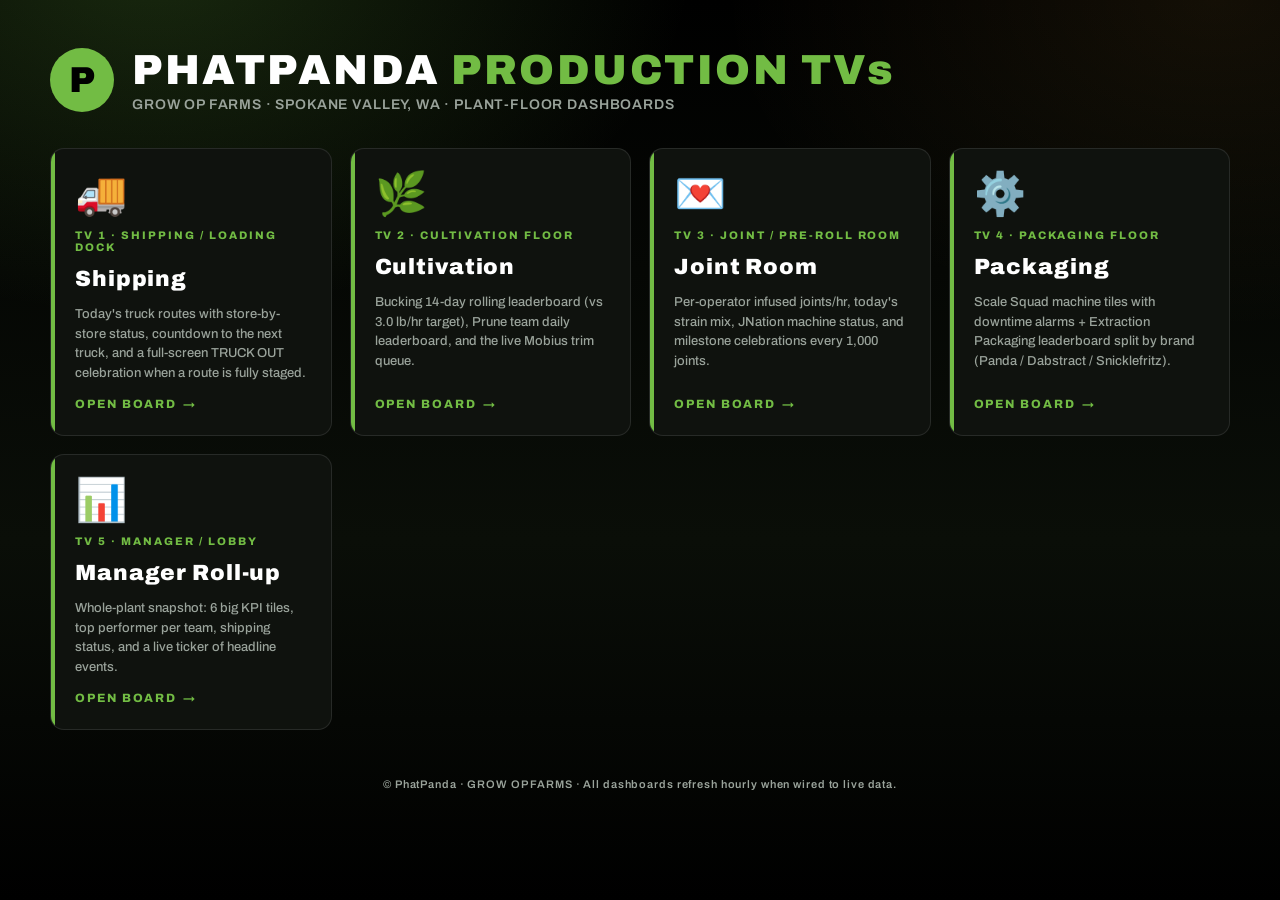
<file: index.html>
<!doctype html>
<html lang="en">
<head>
<meta charset="utf-8">
<title>PhatPanda Production TVs</title>
<meta name="viewport" content="width=device-width,initial-scale=1">
<link rel="stylesheet" href="styles.css">
<style>
html,body{overflow:auto;}
.page{min-height:100vh;background:
  radial-gradient(900px 600px at 12% -5%, rgba(114,188,68,.22), transparent 60%),
  radial-gradient(900px 600px at 95% 0%, rgba(255,194,75,.08), transparent 55%),
  linear-gradient(180deg,#000,#0a0e08 60%,#000);
  padding:48px 32px 64px;}
.hero{max-width:1180px;margin:0 auto 36px;display:flex;align-items:center;gap:18px;}
.hero .panda{width:64px;height:64px;font-size:36px;}
.hero h1{font-size:42px;font-weight:900;letter-spacing:.06em;line-height:1.05;}
.hero h1 em{font-style:normal;color:var(--green);}
.hero p{font-size:14px;color:var(--muted);font-weight:600;letter-spacing:.06em;margin-top:4px;}
.grid{max-width:1180px;margin:0 auto;display:grid;grid-template-columns:repeat(auto-fill,minmax(280px,1fr));gap:18px;}
.card{background:var(--panel);border:1px solid var(--line);border-radius:14px;
  padding:24px;display:flex;flex-direction:column;gap:14px;
  transition:transform .15s ease, border-color .15s ease, box-shadow .15s ease;
  position:relative;overflow:hidden;}
.card:hover{transform:translateY(-3px);border-color:var(--green);
  box-shadow:0 12px 30px rgba(114,188,68,.18);}
.card::before{content:"";position:absolute;left:0;top:0;bottom:0;width:4px;background:var(--green);}
.card .icon{font-size:42px;line-height:1;}
.card h2{font-size:22px;font-weight:900;letter-spacing:.04em;}
.card .who{font-size:11px;font-weight:800;letter-spacing:.18em;color:var(--green);}
.card p{font-size:13px;color:var(--muted);font-weight:500;line-height:1.5;}
.card .open{margin-top:auto;font-size:12px;font-weight:800;letter-spacing:.16em;
  color:var(--green);display:flex;align-items:center;gap:6px;}
.card .open::after{content:"\2192";transition:transform .15s ease;}
.card:hover .open::after{transform:translateX(4px);}
.footer{max-width:1180px;margin:48px auto 0;text-align:center;font-size:11px;
  color:var(--muted);font-weight:600;letter-spacing:.08em;}
</style>
</head>
<body>
<div class="page">
  <div class="hero">
    <div class="panda">P</div>
    <div>
      <h1>PHATPANDA <em>PRODUCTION TVs</em></h1>
      <p>GROW OP FARMS  &middot;  SPOKANE VALLEY, WA  &middot;  PLANT-FLOOR DASHBOARDS</p>
    </div>
  </div>
  <div class="grid">
    <a class="card" href="shipping.html" target="_blank">
      <div class="icon">&#128666;</div>
      <div class="who">TV 1 &middot; SHIPPING / LOADING DOCK</div>
      <h2>Shipping</h2>
      <p>Today's truck routes with store-by-store status, countdown to the next truck, and a full-screen TRUCK OUT celebration when a route is fully staged.</p>
      <div class="open">OPEN BOARD</div>
    </a>
    <a class="card" href="cultivation.html" target="_blank">
      <div class="icon">&#127807;</div>
      <div class="who">TV 2 &middot; CULTIVATION FLOOR</div>
      <h2>Cultivation</h2>
      <p>Bucking 14-day rolling leaderboard (vs 3.0 lb/hr target), Prune team daily leaderboard, and the live Mobius trim queue.</p>
      <div class="open">OPEN BOARD</div>
    </a>
    <a class="card" href="joint-room.html" target="_blank">
      <div class="icon">&#128140;</div>
      <div class="who">TV 3 &middot; JOINT / PRE-ROLL ROOM</div>
      <h2>Joint Room</h2>
      <p>Per-operator infused joints/hr, today's strain mix, JNation machine status, and milestone celebrations every 1,000 joints.</p>
      <div class="open">OPEN BOARD</div>
    </a>
    <a class="card" href="packaging.html" target="_blank">
      <div class="icon">&#9881;&#65039;</div>
      <div class="who">TV 4 &middot; PACKAGING FLOOR</div>
      <h2>Packaging</h2>
      <p>Scale Squad machine tiles with downtime alarms + Extraction Packaging leaderboard split by brand (Panda / Dabstract / Snicklefritz).</p>
      <div class="open">OPEN BOARD</div>
    </a>
    <a class="card" href="manager.html" target="_blank">
      <div class="icon">&#128202;</div>
      <div class="who">TV 5 &middot; MANAGER / LOBBY</div>
      <h2>Manager Roll-up</h2>
      <p>Whole-plant snapshot: 6 big KPI tiles, top performer per team, shipping status, and a live ticker of headline events.</p>
      <div class="open">OPEN BOARD</div>
    </a>
  </div>
  <div class="footer">&copy; PhatPanda &middot; GROW OP FARMS &middot; All dashboards refresh hourly when wired to live data.</div>
</div>
</body>
</html>
</file>
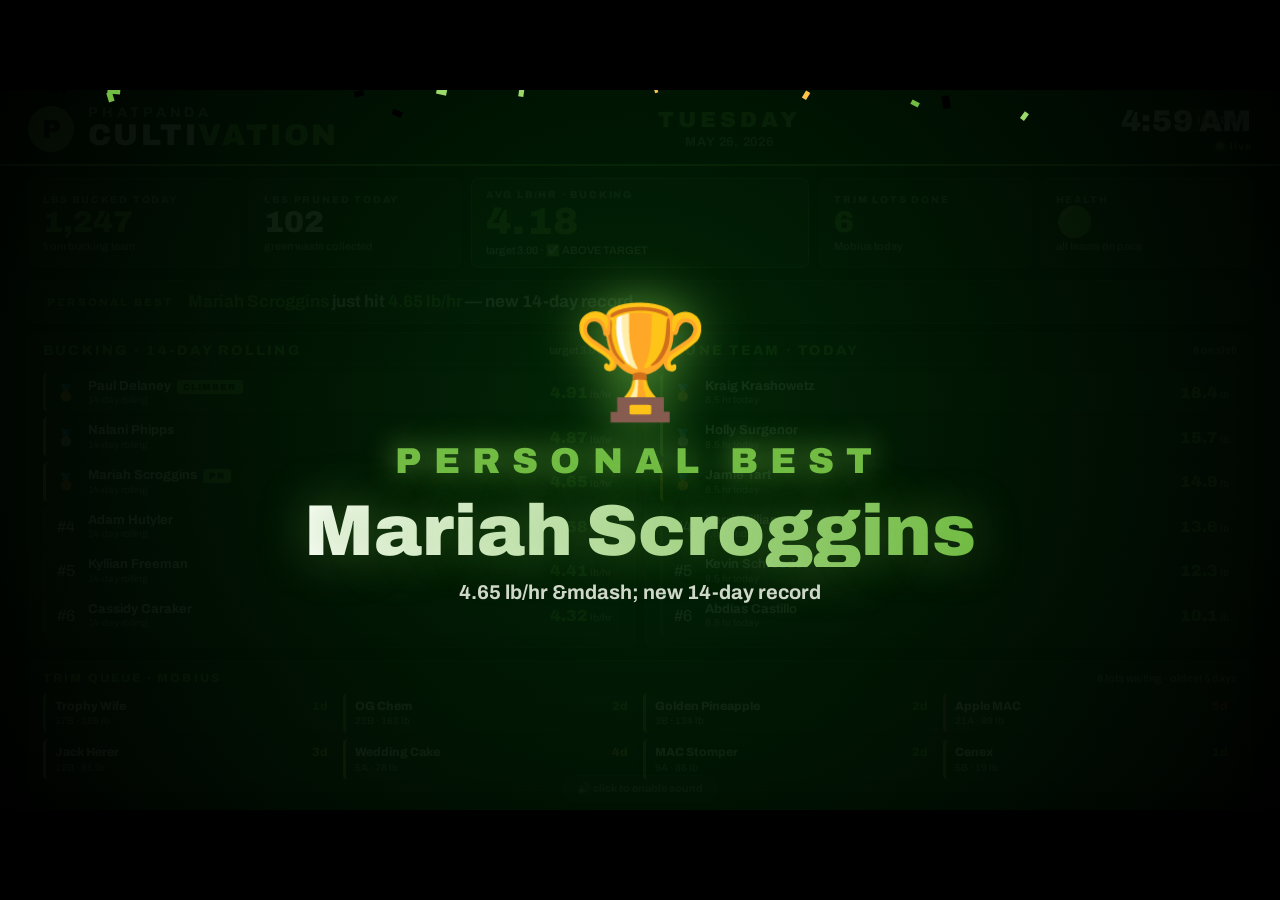
<file: cultivation.html>
<!doctype html>
<html lang="en">
<head>
<meta charset="utf-8">
<title>PhatPanda &middot; Cultivation (TV 2)</title>
<link rel="stylesheet" href="styles.css">
<style>
.cult-cols{grid-template-columns:1fr 1fr;height:330px;}
.cult-cols .panel{height:100%;overflow:hidden;}
.podium{display:flex;flex-direction:column;gap:5px;flex:1;overflow:hidden;}
.trim-strip{margin:6px 28px 12px;background:var(--panel);border:1px solid var(--line);
  border-radius:8px;padding:10px 14px;}
.trim-head{display:flex;align-items:center;justify-content:space-between;margin-bottom:8px;}
.trim-title{font-size:12px;font-weight:800;letter-spacing:.18em;color:var(--green);}
.trim-sub{font-size:11px;color:var(--muted);font-weight:600;}
.trim-items{display:grid;grid-template-columns:repeat(4,1fr);gap:6px;}
.trim-item{background:var(--panel2);border-left:3px solid var(--green);border-radius:5px;padding:6px 9px;
  font-size:12px;line-height:1.3;}
.trim-item.aging{border-left-color:var(--amber);}
.trim-item.stale{border-left-color:var(--red);}
.trim-item .strain{font-weight:800;}
.trim-item .meta{font-size:10px;color:var(--muted);font-weight:600;}
.trim-item .age{float:right;font-weight:800;color:var(--green);}
.trim-item.aging .age{color:var(--amber);}
.trim-item.stale .age{color:var(--red);}
</style>
</head>
<body>
<div id="viewport"><div id="stage">
  <a class="back" href="index.html">&larr; Index</a>
  <div id="app"></div>
  <div id="overlay" class="overlay hidden"><div class="ov-inner">
    <div class="ov-icon" id="ov-icon">&#127942;</div>
    <div class="ov-tag" id="ov-tag">PERSONAL BEST</div>
    <div class="ov-name" id="ov-name">Mariah Scroggins</div>
    <div class="ov-sub" id="ov-sub">4.65 lb/hr &mdash; new 14-day record</div>
  </div></div>
  <canvas id="confetti"></canvas>
  <div class="sound-hint">&#128266; click to enable sound</div>
</div></div>
<script src="common.js"></script>
<script>
const DATA = {
  bucking_target: 3.0,
  kpis: { lbs_bucked: 1247, lbs_pruned: 102, lots_trimmed: 6, avg_rate: 4.18 },
  bucking: [
    {name:"Paul Delaney",       rate:4.91, badge:"CLIMBER"},
    {name:"Nalani Phipps",      rate:4.87},
    {name:"Mariah Scroggins",   rate:4.65, badge:"PR"},
    {name:"Adam Hutyler",       rate:4.58},
    {name:"Kyllian Freeman",    rate:4.41},
    {name:"Cassidy Caraker",    rate:4.32},
    {name:"Joseph Guinsler",    rate:4.27},
    {name:"Katelyn McClellan",  rate:4.18},
    {name:"Jermaine Hockaday",  rate:4.05},
    {name:"Shelby Norton",      rate:3.84},
    {name:"Calvin Moore",       rate:3.42},
    {name:"Matt Pollock",       rate:3.35},
    {name:"John Carroll",       rate:3.19},
    {name:"Logan Bursch",       rate:2.04}
  ],
  prune: [
    {name:"Kraig Krashowetz",  lbs:18.4, hrs:8.5},
    {name:"Holly Surgenor",    lbs:15.7, hrs:8.5},
    {name:"Jamie Tart",        lbs:14.9, hrs:8.5},
    {name:"Kerri Williams",    lbs:13.6, hrs:7.0},
    {name:"Kevin Schroeder",   lbs:12.3, hrs:8.5},
    {name:"Abdias Castillo",   lbs:10.1, hrs:8.5},
    {name:"Wyatt Farnsworth",  lbs: 9.2, hrs:8.5},
    {name:"Anna Gasca",        lbs: 7.8, hrs:6.0}
  ],
  trim: [
    {strain:"Trophy Wife",         room:"17B", lbs:169, days:1, state:"ok"},
    {strain:"OG Chem",             room:"22B", lbs:162, days:2, state:"ok"},
    {strain:"Golden Pineapple",    room:"3B",  lbs:134, days:2, state:"ok"},
    {strain:"Apple MAC",           room:"21A", lbs:99,  days:5, state:"stale"},
    {strain:"Jack Herer",          room:"12B", lbs:95,  days:3, state:"aging"},
    {strain:"Wedding Cake",        room:"5A",  lbs:78,  days:4, state:"aging"},
    {strain:"MAC Stomper",         room:"9A",  lbs:86,  days:2, state:"ok"},
    {strain:"Cenex",               room:"5B",  lbs:19,  days:1, state:"ok"}
  ]
};

function rateClass(r){ return r>=4.0?'green':(r>=3.0?'amber':'red'); }
function podiumRow(p, i, type){
  const cls = i<3 ? ('r'+(i+1)) : '';
  const medal = ['\u{1F947}','\u{1F948}','\u{1F949}'][i] || ('#'+(i+1));
  const badge = p.badge ? '<span style="font-size:9px;font-weight:900;letter-spacing:.12em;'
    +'background:var(--green);color:#000;padding:2px 6px;border-radius:3px;margin-left:6px;">'
    +esc(p.badge)+'</span>' : '';
  let valHtml;
  if(type==='bucking'){
    valHtml = '<span class="lr-val '+rateClass(p.rate)+'">'+p.rate.toFixed(2)
      +'<span style="font-size:10px;color:var(--muted);font-weight:600;"> lb/hr</span></span>';
  } else {
    valHtml = '<span class="lr-val green">'+p.lbs.toFixed(1)
      +'<span style="font-size:10px;color:var(--muted);font-weight:600;"> lb</span></span>';
  }
  return '<div class="lrow '+cls+'">'
    +'<div class="lr-medal">'+medal+'</div>'
    +'<div><div class="lr-name">'+esc(p.name)+badge+'</div>'
    +'<div class="lr-sub">'+(type==='bucking'?'14-day rolling':p.hrs.toFixed(1)+' hr today')+'</div></div>'
    +valHtml+'</div>';
}

function render(){
  const k = DATA.kpis;
  const html = ''
    // header
    +'<div class="header">'
      +'<div class="brand"><div class="panda">P</div>'
      +'<div><div class="brand-name">PHATPANDA</div>'
      +'<div class="brand-title">CULTI<em>VATION</em></div></div></div>'
      +'<div class="head-mid"><div class="head-day">TUESDAY</div>'
      +'<div class="head-date">MAY 26, 2026</div></div>'
      +'<div class="head-right"><div class="clock" id="clock">--:--</div>'
      +'<div class="updated"><span class="dot"></span>live</div></div></div>'
    // KPIs
    +'<div class="kpis c5">'
      +tile("LBS BUCKED TODAY", k.lbs_bucked.toLocaleString(), "from bucking team", "green")
      +tile("LBS PRUNED TODAY", k.lbs_pruned.toLocaleString(), "green waste collected", "")
      +'<div class="kpi feature"><div class="kpi-label">AVG LB/HR  &middot;  BUCKING</div>'
        +'<div class="kpi-val">'+k.avg_rate.toFixed(2)+'</div>'
        +'<div class="kpi-sub">target 3.00 &middot; '+(k.avg_rate>=3?'✅ ABOVE TARGET':'BELOW TARGET')+'</div></div>'
      +tile("TRIM LOTS DONE", k.lots_trimmed, "Mobius today", "green")
      +tile("HEALTH", "\u{1F7E2}", "all teams on pace", "green")
    +'</div>'
    // headline band
    +'<div class="headline"><span class="hl-tag">PERSONAL BEST</span>'
      +'<span class="hl-text"><b>Mariah Scroggins</b> just hit <b>4.65 lb/hr</b> &mdash; new 14-day record</span></div>'
    // two-column leaderboards
    +'<div class="cols c2 cult-cols">'
      // BUCKING
      +'<div class="panel"><div class="p-head">'
        +'<div class="p-title">BUCKING &middot; 14-DAY ROLLING</div>'
        +'<div class="p-sub">target 3.0 lb/hr</div></div>'
        +'<div class="podium">'+ DATA.bucking.slice(0,9).map((p,i)=>podiumRow(p,i,'bucking')).join('') +'</div></div>'
      // PRUNE
      +'<div class="panel"><div class="p-head">'
        +'<div class="p-title">PRUNE TEAM &middot; TODAY</div>'
        +'<div class="p-sub">'+DATA.prune.length+' on shift</div></div>'
        +'<div class="podium">'+ DATA.prune.map((p,i)=>podiumRow(p,i,'prune')).join('') +'</div></div>'
    +'</div>'
    // trim queue strip
    +'<div class="trim-strip"><div class="trim-head">'
      +'<div class="trim-title">TRIM QUEUE  &middot;  MOBIUS</div>'
      +'<div class="trim-sub">'+DATA.trim.length+' lots waiting &middot; oldest 5 days</div></div>'
      +'<div class="trim-items">'+ DATA.trim.slice(0,8).map(t=>
        '<div class="trim-item '+(t.state==='stale'?'stale':t.state==='aging'?'aging':'')+'">'
        +'<span class="age">'+t.days+'d</span>'
        +'<div class="strain">'+esc(t.strain)+'</div>'
        +'<div class="meta">'+esc(t.room)+' &middot; '+t.lbs+' lb</div></div>'
      ).join('') +'</div></div>';
  $('#app').innerHTML = html;
  bootStage();
  // celebrate PR on load
  setTimeout(()=>celebrate({
    icon:'\u{1F3C6}', tag:'PERSONAL BEST', name:'Mariah Scroggins',
    sub:'4.65 lb/hr  &mdash;  new 14-day record', sound:'fanfare'
  }), 800);
}

function tile(lbl,val,sub,cls){
  return '<div class="kpi '+(cls||'')+'"><div class="kpi-label">'+lbl
    +'</div><div class="kpi-val">'+val+'</div><div class="kpi-sub">'+sub+'</div></div>';
}

render();
</script>
</body></html>
</file>
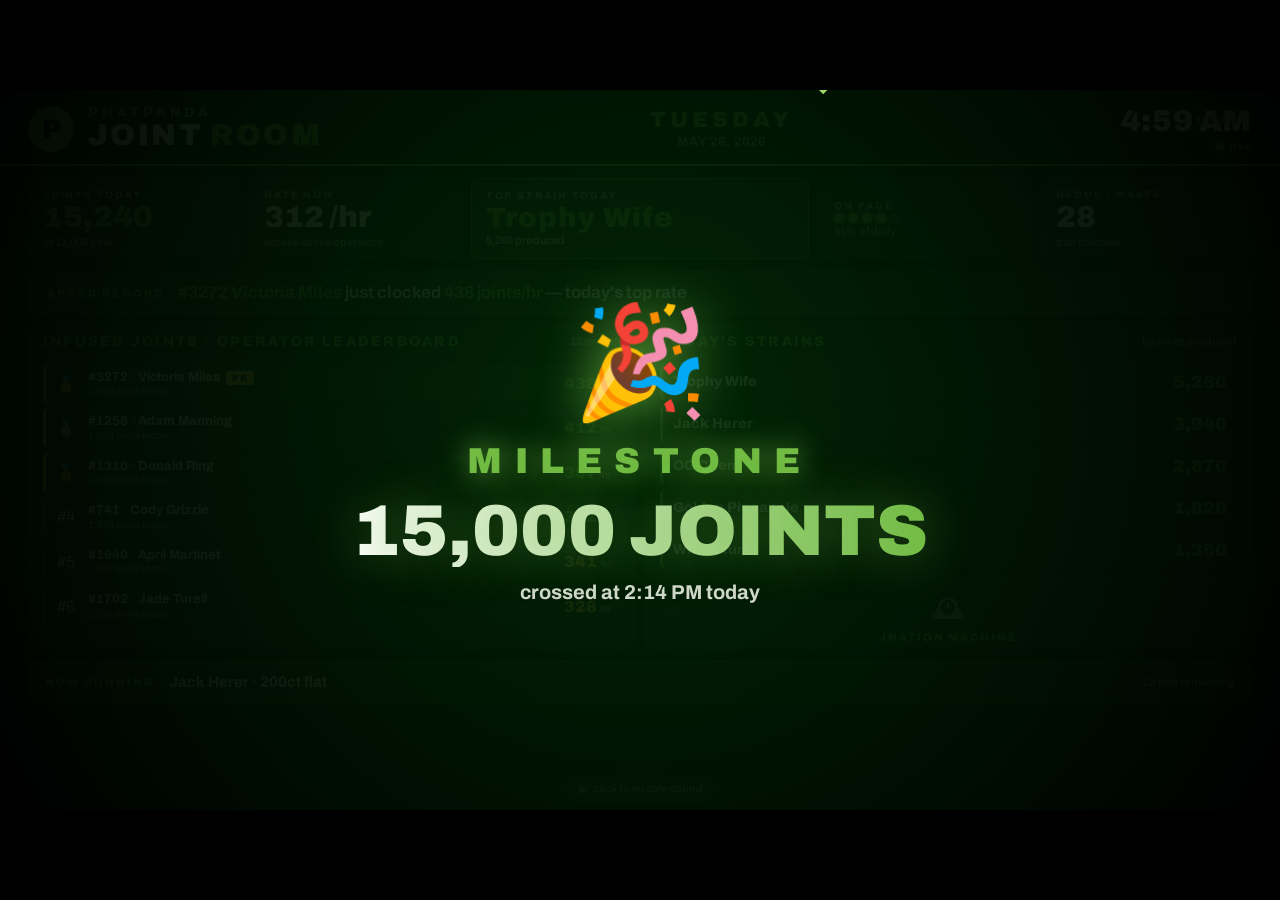
<file: joint-room.html>
<!doctype html>
<html lang="en">
<head>
<meta charset="utf-8">
<title>PhatPanda &middot; Joint Room (TV 3)</title>
<link rel="stylesheet" href="styles.css">
<style>
.jr-cols{grid-template-columns:1.5fr 1fr;height:340px;}
.jr-cols .panel{height:100%;overflow:hidden;}
.podium{display:flex;flex-direction:column;gap:5px;flex:1;overflow:hidden;}
.strain-list{display:flex;flex-direction:column;gap:6px;}
.strain-row{display:grid;grid-template-columns:1fr auto;gap:8px;align-items:center;
  padding:8px 10px;background:var(--panel2);border-radius:5px;border-left:3px solid var(--green);}
.strain-row .nm{font-size:14px;font-weight:800;}
.strain-row .ct{font-size:18px;font-weight:900;font-variant-numeric:tabular-nums;color:var(--green);}
.jnation-tile{margin-top:auto;background:var(--panel2);border:1px dashed var(--line);border-radius:6px;
  padding:14px;text-align:center;}
.jnation-tile.idle{color:var(--muted);}
.jnation-tile .icon{font-size:34px;line-height:1;margin-bottom:6px;}
.jnation-tile .l{font-size:11px;font-weight:800;letter-spacing:.18em;color:var(--green);}
.jnation-tile .sub{font-size:11px;font-weight:600;color:var(--muted);margin-top:4px;}
.now-bar{margin:6px 28px 12px;background:linear-gradient(100deg,rgba(114,188,68,.15),var(--panel));
  border:1px solid rgba(114,188,68,.4);border-radius:8px;padding:12px 16px;
  display:flex;align-items:center;gap:14px;}
.now-bar .l{font-size:11px;font-weight:800;letter-spacing:.18em;color:var(--green);}
.now-bar .t{font-size:15px;font-weight:700;flex:1;}
.now-bar .r{font-size:12px;color:var(--muted);font-weight:600;}
.pace{display:flex;gap:4px;}
.pace .d{width:10px;height:10px;border-radius:50%;background:rgba(255,255,255,.15);}
.pace .d.on{background:var(--green);box-shadow:0 0 6px var(--green);}
</style>
</head>
<body>
<div id="viewport"><div id="stage">
  <a class="back" href="index.html">&larr; Index</a>
  <div id="app"></div>
  <div id="overlay" class="overlay hidden"><div class="ov-inner">
    <div class="ov-icon" id="ov-icon">&#127881;</div>
    <div class="ov-tag" id="ov-tag">MILESTONE</div>
    <div class="ov-name" id="ov-name">15,000 JOINTS</div>
    <div class="ov-sub" id="ov-sub">crossed at 2:14 PM today</div>
  </div></div>
  <canvas id="confetti"></canvas>
  <div class="sound-hint">&#128266; click to enable sound</div>
</div></div>
<script src="common.js"></script>
<script>
const DATA = {
  daily_target: 18000,
  kpis: {
    joints_today: 15240,
    rate_now: 312,        // joints/hr current
    top_strain: "Trophy Wife",
    redos: 28
  },
  operators: [
    {id:"3272", name:"Victoria Miles",   rate:438, total:1840, badge:"PR"},
    {id:"1258", name:"Adam Manning",     rate:412, total:1620},
    {id:"1310", name:"Donald Ring",      rate:387, total:1490},
    {id:"741",  name:"Cody Grizzle",     rate:362, total:1340},
    {id:"1940", name:"April Martinet",   rate:341, total:1260},
    {id:"1702", name:"Jade Turell",      rate:328, total:1190},
    {id:"3087", name:"Sylvia Joyner",    rate:312, total:1140},
    {id:"2839", name:"Marissa Bracey",   rate:289, total:1050},
    {id:"1192", name:"Adam Bown",        rate:264, total:  920},
    {id:"2287", name:"Jami Pugh",        rate:241, total:  850},
    {id:"11932",name:"Brandon James",    rate:218, total:  760},
    {id:"3163", name:"Joel Grizzle",     rate:195, total:  680}
  ],
  strains_today: [
    {name:"Trophy Wife",       count:5260},
    {name:"Jack Herer",        count:3940},
    {name:"OG Chem",           count:2870},
    {name:"Golden Pineapple",  count:1820},
    {name:"White Runtz",       count:1350}
  ],
  now_running: { strain:"Jack Herer", batch:"200ct flat", remaining:"18 min" },
  jnation_status: "idle"
};

function rateClass(r){ return r>=350?'green':(r>=250?'amber':'red'); }
function paceHTML(){
  const pct = Math.min(1, DATA.kpis.joints_today / DATA.daily_target);
  const on = Math.round(pct*5);
  let d=''; for(let i=0;i<5;i++) d += '<div class="d '+(i<on?'on':'')+'"></div>';
  return '<div class="pace">'+d+'</div>';
}
function opRow(p, i){
  const cls = i<3 ? ('r'+(i+1)) : '';
  const medal = ['\u{1F947}','\u{1F948}','\u{1F949}'][i] || ('#'+(i+1));
  const badge = p.badge ? '<span style="font-size:9px;font-weight:900;letter-spacing:.12em;'
    +'background:var(--amber);color:#000;padding:2px 6px;border-radius:3px;margin-left:6px;">'
    +esc(p.badge)+'</span>' : '';
  return '<div class="lrow '+cls+'">'
    +'<div class="lr-medal">'+medal+'</div>'
    +'<div><div class="lr-name">#'+esc(p.id)+' &middot; '+esc(p.name)+badge+'</div>'
    +'<div class="lr-sub">'+p.total.toLocaleString()+' joints today</div></div>'
    +'<span class="lr-val '+rateClass(p.rate)+'">'+p.rate
    +'<span style="font-size:10px;color:var(--muted);font-weight:600;"> /hr</span></span></div>';
}

function render(){
  const k = DATA.kpis;
  const html = ''
    +'<div class="header">'
      +'<div class="brand"><div class="panda">P</div>'
      +'<div><div class="brand-name">PHATPANDA</div>'
      +'<div class="brand-title">JOINT <em>ROOM</em></div></div></div>'
      +'<div class="head-mid"><div class="head-day">TUESDAY</div>'
      +'<div class="head-date">MAY 26, 2026</div></div>'
      +'<div class="head-right"><div class="clock" id="clock">--:--</div>'
      +'<div class="updated"><span class="dot"></span>live</div></div></div>'
    +'<div class="kpis c5">'
      +tile("JOINTS TODAY", k.joints_today.toLocaleString(), "of "+DATA.daily_target.toLocaleString()+" goal", "green")
      +tile("RATE NOW", k.rate_now+' /hr', "across active operators", "")
      +'<div class="kpi feature"><div class="kpi-label">TOP STRAIN TODAY</div>'
        +'<div class="kpi-val" style="font-size:28px;">'+esc(k.top_strain)+'</div>'
        +'<div class="kpi-sub">5,260 produced</div></div>'
      +'<div class="kpi"><div class="kpi-label">ON PACE</div>'
        +'<div class="kpi-val" style="font-size:18px;">'+paceHTML()+'</div>'
        +'<div class="kpi-sub">'+Math.round(k.joints_today/DATA.daily_target*100)+'% of daily</div></div>'
      +tile("REDOS / WASTE", k.redos, "bad crutches", k.redos>30?'red':'')
    +'</div>'
    +'<div class="headline"><span class="hl-tag">SPEED RECORD</span>'
      +'<span class="hl-text"><b>#3272 Victoria Miles</b> just clocked <b>438 joints/hr</b> &mdash; today\'s top rate</span></div>'
    +'<div class="cols c2 jr-cols">'
      +'<div class="panel"><div class="p-head">'
        +'<div class="p-title">INFUSED JOINTS &middot; OPERATOR LEADERBOARD</div>'
        +'<div class="p-sub">'+DATA.operators.length+' on shift</div></div>'
        +'<div class="podium">'+ DATA.operators.slice(0,9).map(opRow).join('') +'</div></div>'
      +'<div class="panel"><div class="p-head">'
        +'<div class="p-title">TODAY\'S STRAINS</div>'
        +'<div class="p-sub">by joints produced</div></div>'
        +'<div class="strain-list">'+ DATA.strains_today.map(s=>
          '<div class="strain-row"><span class="nm">'+esc(s.name)+'</span>'
          +'<span class="ct">'+s.count.toLocaleString()+'</span></div>').join('') +'</div>'
        +'<div class="jnation-tile idle">'
          +'<div class="icon">\u{1F570}</div>'
          +'<div class="l">JNATION MACHINE</div>'
          +'<div class="sub">idle &middot; last run yesterday 4:30 PM</div></div>'
      +'</div>'
    +'</div>'
    +'<div class="now-bar"><span class="l">NOW RUNNING</span>'
      +'<span class="t"><b>'+esc(DATA.now_running.strain)+'</b> &middot; '+esc(DATA.now_running.batch)+'</span>'
      +'<span class="r">~'+esc(DATA.now_running.remaining)+' remaining</span></div>';
  $('#app').innerHTML = html;
  bootStage();
  setTimeout(()=>celebrate({
    icon:'\u{1F389}', tag:'MILESTONE', name:'15,000 JOINTS',
    sub:'crossed at 2:14 PM today', sound:'fanfare', confetti:200
  }), 1000);
}

function tile(lbl,val,sub,cls){
  return '<div class="kpi '+(cls||'')+'"><div class="kpi-label">'+lbl
    +'</div><div class="kpi-val">'+val+'</div><div class="kpi-sub">'+sub+'</div></div>';
}

render();
</script>
</body></html>
</file>
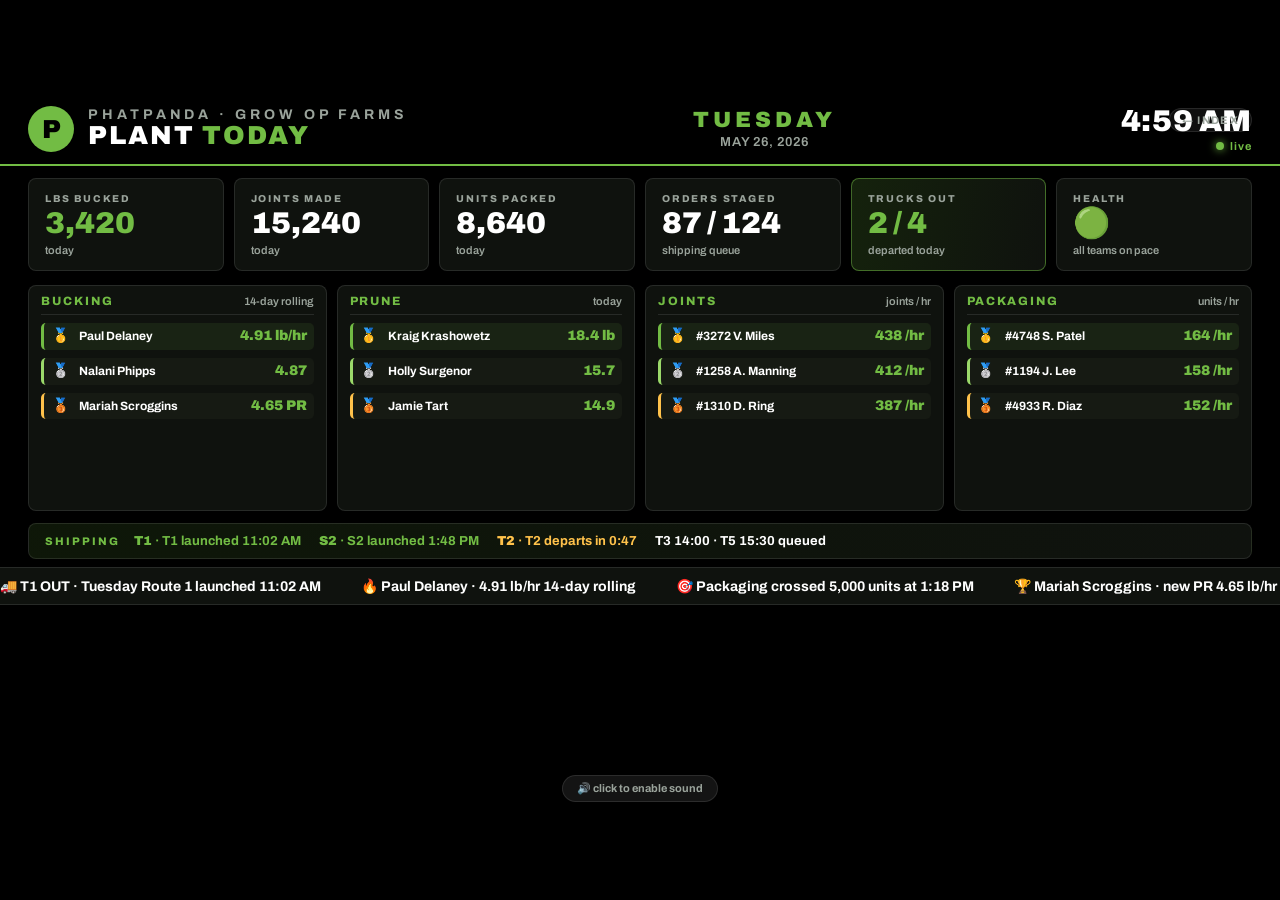
<file: manager.html>
<!doctype html>
<html lang="en">
<head>
<meta charset="utf-8">
<title>PhatPanda &middot; Manager Roll-up (TV 5)</title>
<link rel="stylesheet" href="styles.css">
<style>
.brand-title{font-size:26px;}
.big-kpis{display:grid;grid-template-columns:repeat(6,1fr);gap:10px;padding:12px 28px 6px;}
.bk{background:var(--panel);border:1px solid var(--line);border-radius:8px;padding:14px 16px;
  display:flex;flex-direction:column;gap:4px;}
.bk-l{font-size:10px;font-weight:800;letter-spacing:.18em;color:var(--muted);}
.bk-v{font-size:30px;font-weight:900;font-variant-numeric:tabular-nums;line-height:1;}
.bk-u{font-size:11px;color:var(--muted);font-weight:600;margin-top:2px;}
.bk.feature{background:linear-gradient(100deg,rgba(114,188,68,.18),var(--panel));
  border-color:rgba(114,188,68,.5);}
.bk.feature .bk-v{color:var(--green);}
.bk.red .bk-v{color:var(--red);}
.bk.green .bk-v{color:var(--green);}
.bk.amber .bk-v{color:var(--amber);}

.mini-cols{grid-template-columns:repeat(4,1fr);height:240px;}
.mini-cols .panel{padding:8px 12px;}
.mini-cols .p-title{font-size:12px;}
.mini-cols .lrow{font-size:12px;padding:5px 7px;}
.mini-cols .lr-name{font-size:12px;}
.mini-cols .lr-val{font-size:14px;}
.mini-cols .lr-medal{font-size:14px;width:18px;}
.mini-cols .lr-sub{font-size:9px;}

.ship-strip{margin:6px 28px 0;background:linear-gradient(100deg,rgba(114,188,68,.12),var(--panel));
  border:1px solid var(--line);border-radius:8px;padding:10px 16px;
  display:flex;align-items:center;gap:14px;}
.ship-l{font-size:11px;font-weight:800;letter-spacing:.18em;color:var(--green);}
.ship-items{display:flex;gap:18px;flex:1;}
.ship-item{font-size:13px;font-weight:700;}
.ship-item.done{color:var(--green);}
.ship-item.next{color:var(--amber);}
.ship-item .code{font-weight:900;}

.ticker-bar{margin:8px 0 0;background:var(--panel);border-top:1px solid var(--line);
  border-bottom:1px solid var(--line);padding:10px 0;overflow:hidden;}
.ticker{display:flex;gap:40px;white-space:nowrap;animation:scroll 42s linear infinite;}
.ti{font-size:14px;font-weight:700;}
.ti b{color:var(--green);}
.ti.gold b{color:var(--amber);}
</style>
</head>
<body>
<div id="viewport"><div id="stage">
  <a class="back" href="index.html">&larr; Index</a>
  <div id="app"></div>
  <div id="overlay" class="overlay hidden"><div class="ov-inner">
    <div class="ov-icon" id="ov-icon">&#127881;</div>
    <div class="ov-tag" id="ov-tag">DAILY TARGET</div>
    <div class="ov-name" id="ov-name">PACKAGING HIT 5,000</div>
    <div class="ov-sub" id="ov-sub">on pace for 9,500 by EOD</div>
  </div></div>
  <canvas id="confetti"></canvas>
  <div class="sound-hint">&#128266; click to enable sound</div>
</div></div>
<script src="common.js"></script>
<script>
const DATA = {
  big: [
    {l:"LBS BUCKED",   v:"3,420",   u:"today",                  cls:"green"},
    {l:"JOINTS MADE",  v:"15,240",  u:"today",                  cls:""},
    {l:"UNITS PACKED", v:"8,640",   u:"today",                  cls:""},
    {l:"ORDERS STAGED",v:"87 / 124",u:"shipping queue",         cls:""},
    {l:"TRUCKS OUT",   v:"2 / 4",   u:"departed today",         cls:"feature"},
    {l:"HEALTH",       v:"\u{1F7E2}", u:"all teams on pace",    cls:"green"}
  ],
  bucking:  [
    {n:"Paul Delaney",    v:"4.91 lb/hr"},
    {n:"Nalani Phipps",   v:"4.87"},
    {n:"Mariah Scroggins",v:"4.65 PR"}
  ],
  prune:    [
    {n:"Kraig Krashowetz",v:"18.4 lb"},
    {n:"Holly Surgenor",  v:"15.7"},
    {n:"Jamie Tart",      v:"14.9"}
  ],
  joints:   [
    {n:"#3272 V. Miles",  v:"438 /hr"},
    {n:"#1258 A. Manning",v:"412 /hr"},
    {n:"#1310 D. Ring",   v:"387 /hr"}
  ],
  packaging:[
    {n:"#4748 S. Patel",  v:"164 /hr"},
    {n:"#1194 J. Lee",    v:"158 /hr"},
    {n:"#4933 R. Diaz",   v:"152 /hr"}
  ],
  ship: [
    {state:"done", text:"T1 launched 11:02 AM",     code:"T1"},
    {state:"done", text:"S2 launched 1:48 PM",      code:"S2"},
    {state:"next", text:"T2 departs in 0:47",       code:"T2"},
    {state:"",     text:"T3 14:00 &middot; T5 15:30 queued", code:""}
  ],
  ticker: [
    {t:"\u{1F69A} T1 OUT  &middot; Tuesday Route 1 launched 11:02 AM", cls:""},
    {t:"\u{1F525} Paul Delaney  &middot;  4.91 lb/hr 14-day rolling", cls:""},
    {t:"\u{1F3AF} Packaging crossed 5,000 units at 1:18 PM", cls:"gold"},
    {t:"\u{1F3C6} Mariah Scroggins  &middot;  new PR 4.65 lb/hr", cls:""},
    {t:"\u{26A0}\u{FE0F} Machine 3 idle 12 min  &middot;  packaging floor", cls:"gold"},
    {t:"\u{1F389} 15,000 joints crossed at 2:14 PM", cls:""},
    {t:"\u{1F69A} S2 OUT  &middot; Seattle Route 2 launched 1:48 PM", cls:""},
    {t:"\u{231B} T2 next — departs in 47 min", cls:""}
  ]
};

function mini(title, sub, rows, color){
  const medals = ['\u{1F947}','\u{1F948}','\u{1F949}'];
  return '<div class="panel"><div class="p-head">'
    +'<div class="p-title">'+esc(title)+'</div>'
    +'<div class="p-sub">'+esc(sub||'')+'</div></div>'
    +rows.map((r,i)=>
      '<div class="lrow r'+(i+1)+'">'
      +'<div class="lr-medal">'+medals[i]+'</div>'
      +'<div class="lr-name">'+esc(r.n)+'</div>'
      +'<span class="lr-val '+(color||'green')+'">'+esc(r.v)+'</span></div>'
    ).join('') + '</div>';
}

function render(){
  // duplicate ticker items so the scroll loops seamlessly
  const tickHTML = DATA.ticker.concat(DATA.ticker)
    .map(t=>'<span class="ti '+(t.cls||'')+'">'+t.t+'</span>').join('');
  const html = ''
    +'<div class="header">'
      +'<div class="brand"><div class="panda">P</div>'
      +'<div><div class="brand-name">PHATPANDA &middot; GROW OP FARMS</div>'
      +'<div class="brand-title">PLANT <em>TODAY</em></div></div></div>'
      +'<div class="head-mid"><div class="head-day">TUESDAY</div>'
      +'<div class="head-date">MAY 26, 2026</div></div>'
      +'<div class="head-right"><div class="clock" id="clock">--:--</div>'
      +'<div class="updated"><span class="dot"></span>live</div></div></div>'
    +'<div class="big-kpis">'
      + DATA.big.map(b=>
        '<div class="bk '+(b.cls||'')+'">'
        +'<div class="bk-l">'+esc(b.l)+'</div>'
        +'<div class="bk-v">'+b.v+'</div>'
        +'<div class="bk-u">'+esc(b.u)+'</div></div>'
      ).join('')
    +'</div>'
    +'<div class="cols mini-cols">'
      + mini('BUCKING',   '14-day rolling',  DATA.bucking,   'green')
      + mini('PRUNE',     'today',           DATA.prune,     'green')
      + mini('JOINTS',    'joints / hr',     DATA.joints,    'green')
      + mini('PACKAGING', 'units / hr',      DATA.packaging, 'green')
    +'</div>'
    +'<div class="ship-strip"><span class="ship-l">SHIPPING</span>'
      +'<div class="ship-items">'
        + DATA.ship.map(s=>
          '<span class="ship-item '+(s.state||'')+'">'
          +(s.code?'<span class="code">'+esc(s.code)+'</span> &middot; ':'')
          +s.text+'</span>').join('')
      +'</div></div>'
    +'<div class="ticker-bar"><div class="ticker">'+tickHTML+'</div></div>';
  $('#app').innerHTML = html;
  bootStage();
  setTimeout(()=>celebrate({
    icon:'\u{1F389}', tag:'DAILY TARGET', name:'PACKAGING HIT 5,000',
    sub:'on pace for 9,500 by EOD', sound:'fanfare', confetti:180
  }), 1200);
}

render();
</script>
</body></html>
</file>
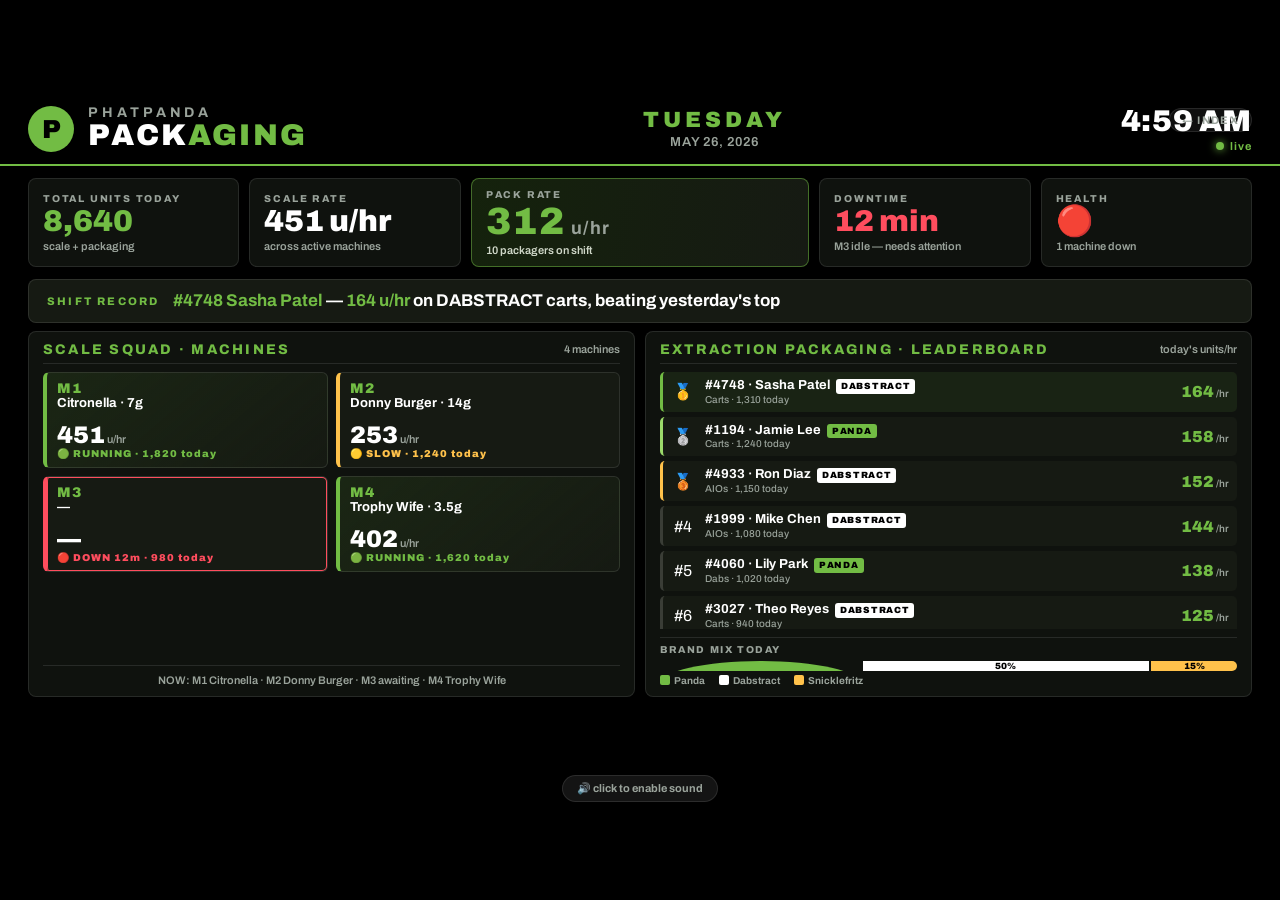
<file: packaging.html>
<!doctype html>
<html lang="en">
<head>
<meta charset="utf-8">
<title>PhatPanda &middot; Packaging (TV 4)</title>
<link rel="stylesheet" href="styles.css">
<style>
.pk-cols{grid-template-columns:1fr 1.2fr;height:380px;}
.pk-cols .panel{height:100%;overflow:hidden;}
.podium{display:flex;flex-direction:column;gap:5px;flex:1;overflow:hidden;}
.brand-bar{display:flex;gap:2px;height:10px;border-radius:5px;overflow:hidden;margin-top:6px;}
.brand-bar div{display:flex;align-items:center;justify-content:center;font-size:9px;font-weight:900;color:#000;}
.brand-bar .panda{background:var(--green);}
.brand-bar .dab{background:#fff;color:#000;}
.brand-bar .snick{background:var(--amber);}
.brand-legend{display:flex;gap:14px;font-size:10px;font-weight:700;color:var(--muted);margin-top:4px;}
.brand-legend span{display:flex;align-items:center;gap:4px;}
.brand-legend i{width:10px;height:10px;border-radius:2px;}
.bp{display:inline-block;font-size:9px;font-weight:900;padding:2px 5px;border-radius:3px;margin-left:6px;letter-spacing:.08em;}
.bp.PANDA{background:var(--green);color:#000;}
.bp.DABSTRACT{background:#fff;color:#000;}
.bp.SNICKLEFRITZ{background:var(--amber);color:#000;}
</style>
</head>
<body>
<div id="viewport"><div id="stage">
  <a class="back" href="index.html">&larr; Index</a>
  <div id="app"></div>
  <div id="overlay" class="overlay hidden"><div class="ov-inner">
    <div class="ov-icon" id="ov-icon">&#9888;&#65039;</div>
    <div class="ov-tag" id="ov-tag">DOWNTIME ALERT</div>
    <div class="ov-name" id="ov-name">MACHINE 3</div>
    <div class="ov-sub" id="ov-sub">idle 12 min &mdash; needs attention</div>
  </div></div>
  <canvas id="confetti"></canvas>
  <div class="sound-hint">&#128266; click to enable sound</div>
</div></div>
<script src="common.js"></script>
<script>
const DATA = {
  kpis: { total_units: 8640, scale_rate: 451, pack_rate: 312, downtime_min: 12 },
  machines: [
    {code:"M1", strain:"Citronella",       size:"7g",   rate:451, today:1820, state:"green", status:"RUNNING"},
    {code:"M2", strain:"Donny Burger",     size:"14g",  rate:253, today:1240, state:"amber", status:"SLOW"},
    {code:"M3", strain:"—",                size:"—",    rate:0,   today: 980, state:"red",   status:"DOWN 12m"},
    {code:"M4", strain:"Trophy Wife",      size:"3.5g", rate:402, today:1620, state:"green", status:"RUNNING"}
  ],
  packagers: [
    {id:"4748", name:"Sasha Patel",   rate:164, today:1310, brand:"DABSTRACT",    product:"Carts"},
    {id:"1194", name:"Jamie Lee",     rate:158, today:1240, brand:"PANDA",        product:"Carts"},
    {id:"4933", name:"Ron Diaz",      rate:152, today:1150, brand:"DABSTRACT",    product:"AIOs"},
    {id:"1999", name:"Mike Chen",     rate:144, today:1080, brand:"DABSTRACT",    product:"AIOs"},
    {id:"4060", name:"Lily Park",     rate:138, today:1020, brand:"PANDA",        product:"Dabs"},
    {id:"3027", name:"Theo Reyes",    rate:125, today: 940, brand:"DABSTRACT",    product:"Carts"},
    {id:"4579", name:"Hannah Quinn",  rate:117, today: 880, brand:"DABSTRACT",    product:"Dabs"},
    {id:"5015", name:"Marcus Ortiz",  rate:112, today: 850, brand:"DABSTRACT",    product:"Carts"},
    {id:"3163", name:"Erin Walsh",    rate:104, today: 780, brand:"SNICKLEFRITZ", product:"Carts"},
    {id:"2006", name:"Priya Joshi",   rate: 98, today: 720, brand:"PANDA",        product:"AIOs"}
  ],
  brand_mix: { PANDA:35, DABSTRACT:50, SNICKLEFRITZ:15 },
  product_mix: { Carts:60, AIOs:25, Dabs:12, Joints:3 }
};

function machineTile(m){
  const stateLabel = {green:"\u{1F7E2}", amber:"\u{1F7E1}", red:"\u{1F534}"}[m.state] || "";
  return '<div class="machine '+m.state+'">'
    +'<div><div class="m-code">'+esc(m.code)+'</div>'
    +'<div class="m-strain">'+esc(m.strain)+(m.size!=='—'?' &middot; '+esc(m.size):'')+'</div></div>'
    +'<div><div class="m-rate">'+(m.rate||'—')
    +(m.rate?'<span style="font-size:11px;color:var(--muted);font-weight:600;"> u/hr</span>':'')+'</div>'
    +'<div class="m-stat '+m.state+'">'+stateLabel+' '+esc(m.status)+' &middot; '+m.today.toLocaleString()+' today</div></div></div>';
}
function pkRow(p, i){
  const cls = i<3 ? ('r'+(i+1)) : '';
  const medal = ['\u{1F947}','\u{1F948}','\u{1F949}'][i] || ('#'+(i+1));
  return '<div class="lrow '+cls+'">'
    +'<div class="lr-medal">'+medal+'</div>'
    +'<div><div class="lr-name">#'+esc(p.id)+' &middot; '+esc(p.name)
    +'<span class="bp '+p.brand+'">'+esc(p.brand)+'</span></div>'
    +'<div class="lr-sub">'+esc(p.product)+' &middot; '+p.today.toLocaleString()+' today</div></div>'
    +'<span class="lr-val green">'+p.rate
    +'<span style="font-size:10px;color:var(--muted);font-weight:600;"> /hr</span></span></div>';
}

function render(){
  const k = DATA.kpis;
  const m = DATA.brand_mix;
  const html = ''
    +'<div class="header">'
      +'<div class="brand"><div class="panda">P</div>'
      +'<div><div class="brand-name">PHATPANDA</div>'
      +'<div class="brand-title">PACK<em>AGING</em></div></div></div>'
      +'<div class="head-mid"><div class="head-day">TUESDAY</div>'
      +'<div class="head-date">MAY 26, 2026</div></div>'
      +'<div class="head-right"><div class="clock" id="clock">--:--</div>'
      +'<div class="updated"><span class="dot"></span>live</div></div></div>'
    +'<div class="kpis c5">'
      +tile("TOTAL UNITS TODAY", k.total_units.toLocaleString(), "scale + packaging", "green")
      +tile("SCALE RATE", k.scale_rate+' u/hr', "across active machines", "")
      +'<div class="kpi feature"><div class="kpi-label">PACK RATE</div>'
        +'<div class="kpi-val">'+k.pack_rate+'<span style="font-size:18px;color:var(--muted);font-weight:700;"> u/hr</span></div>'
        +'<div class="kpi-sub">'+DATA.packagers.length+' packagers on shift</div></div>'
      +tile("DOWNTIME", k.downtime_min+' min', "M3 idle &mdash; needs attention", "red")
      +tile("HEALTH", "\u{1F534}", "1 machine down", "red")
    +'</div>'
    +'<div class="headline"><span class="hl-tag">SHIFT RECORD</span>'
      +'<span class="hl-text"><b>#4748 Sasha Patel</b> &mdash; <b>164 u/hr</b> on DABSTRACT carts, beating yesterday\'s top</span></div>'
    +'<div class="cols c2 pk-cols">'
      +'<div class="panel"><div class="p-head">'
        +'<div class="p-title">SCALE SQUAD &middot; MACHINES</div>'
        +'<div class="p-sub">4 machines</div></div>'
        +'<div class="machines">'+ DATA.machines.map(machineTile).join('') +'</div>'
        +'<div style="margin-top:auto;font-size:11px;color:var(--muted);font-weight:600;text-align:center;border-top:1px solid var(--line);padding-top:8px;">'
          +'NOW: M1 Citronella &middot; M2 Donny Burger &middot; M3 awaiting &middot; M4 Trophy Wife'
        +'</div>'
      +'</div>'
      +'<div class="panel"><div class="p-head">'
        +'<div class="p-title">EXTRACTION PACKAGING &middot; LEADERBOARD</div>'
        +'<div class="p-sub">today\'s units/hr</div></div>'
        +'<div class="podium">'+ DATA.packagers.slice(0,8).map(pkRow).join('') +'</div>'
        +'<div style="border-top:1px solid var(--line);padding-top:6px;">'
          +'<div style="font-size:10px;font-weight:800;letter-spacing:.16em;color:var(--muted);margin-bottom:4px;">BRAND MIX TODAY</div>'
          +'<div class="brand-bar">'
            +'<div class="panda" style="width:'+m.PANDA+'%;">'+m.PANDA+'%</div>'
            +'<div class="dab" style="width:'+m.DABSTRACT+'%;">'+m.DABSTRACT+'%</div>'
            +'<div class="snick" style="width:'+m.SNICKLEFRITZ+'%;">'+m.SNICKLEFRITZ+'%</div></div>'
          +'<div class="brand-legend">'
            +'<span><i style="background:var(--green);"></i>Panda</span>'
            +'<span><i style="background:#fff;"></i>Dabstract</span>'
            +'<span><i style="background:var(--amber);"></i>Snicklefritz</span></div>'
        +'</div>'
      +'</div>'
    +'</div>';
  $('#app').innerHTML = html;
  bootStage();
  setTimeout(()=>celebrate({
    icon:'\u{26A0}\u{FE0F}', tag:'DOWNTIME ALERT', name:'MACHINE 3',
    sub:'idle 12 min &mdash; needs attention', sound:'horn', confetti:0,
    duration:6000
  }), 1200);
}

function tile(lbl,val,sub,cls){
  return '<div class="kpi '+(cls||'')+'"><div class="kpi-label">'+lbl
    +'</div><div class="kpi-val">'+val+'</div><div class="kpi-sub">'+sub+'</div></div>';
}

render();
</script>
</body></html>
</file>
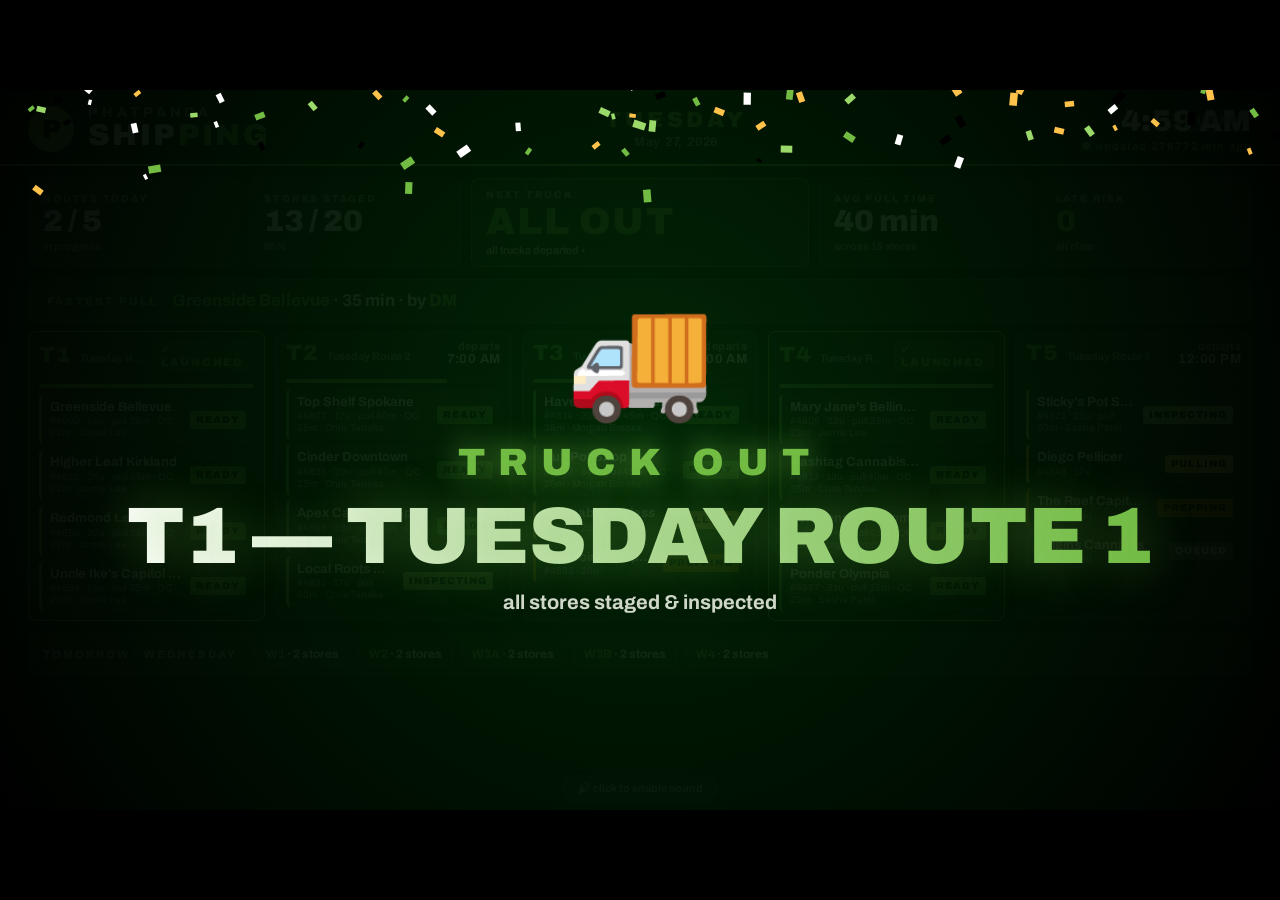
<file: shipping.html>
<!doctype html>
<html lang="en">
<head>
<meta charset="utf-8">
<title>PhatPanda · Shipping (TV 1)</title>
<link rel="preconnect" href="https://fonts.googleapis.com">
<link rel="preconnect" href="https://fonts.gstatic.com" crossorigin>
<link href="https://fonts.googleapis.com/css2?family=Archivo:wght@400;500;700;800;900&display=swap" rel="stylesheet">
<style>
:root{
  --bg:#000000; --panel:#0f120e; --panel2:#161a13; --line:rgba(255,255,255,.10);
  --txt:#ffffff; --muted:#9aa39b;
  --green:#72BC44; --green-d:#4f8a2a; --green-l:#9bd96a;
  --amber:#FFC24B; --amber-d:#cc8f00;
  --red:#FF4D5E; --red-d:#a30b1c;
  --gray:#3a3d36; --gray-l:#5a5e54;
}
*{box-sizing:border-box;margin:0;padding:0;}
html,body{height:100%;background:var(--bg);color:var(--txt);
  font-family:'Archivo','Segoe UI',Roboto,sans-serif;overflow:hidden;
  -webkit-font-smoothing:antialiased;}
#viewport{position:fixed;inset:0;display:flex;align-items:center;justify-content:center;background:#000;}
#stage{position:relative;width:1280px;height:720px;background:var(--bg);
  transform-origin:center;flex:none;}

/* ---------- header ---------- */
.header{display:flex;align-items:center;justify-content:space-between;
  padding:16px 28px 12px;border-bottom:2px solid var(--green);}
.brand{display:flex;align-items:center;gap:14px;}
.panda{width:46px;height:46px;border-radius:50%;background:var(--green);
  display:flex;align-items:center;justify-content:center;font-size:26px;
  color:#000;font-weight:900;}
.brand-name{font-size:14px;font-weight:700;letter-spacing:.28em;color:var(--muted);line-height:1;}
.brand-title{font-size:30px;font-weight:900;letter-spacing:.08em;line-height:1.05;}
.brand-title em{font-style:normal;color:var(--green);}
.head-mid{text-align:center;}
.head-day{font-size:22px;font-weight:900;letter-spacing:.18em;color:var(--green);line-height:1;}
.head-date{font-size:13px;font-weight:600;color:var(--muted);letter-spacing:.06em;margin-top:4px;}
.head-right{text-align:right;}
.clock{font-size:30px;font-weight:900;font-variant-numeric:tabular-nums;letter-spacing:.02em;line-height:1;}
.updated{font-size:11px;color:var(--green);font-weight:700;letter-spacing:.1em;
  margin-top:4px;display:flex;align-items:center;gap:6px;justify-content:flex-end;}
.dot{width:8px;height:8px;border-radius:50%;background:var(--green);
  box-shadow:0 0 8px var(--green);animation:pulse 1.8s infinite;}
@keyframes pulse{0%,100%{opacity:1;transform:scale(1);}50%{opacity:.4;transform:scale(.7);}}

/* ---------- KPI strip ---------- */
.kpis{display:grid;grid-template-columns:1fr 1fr 1.6fr 1fr 1fr;gap:10px;padding:12px 28px 6px;}
.kpi{background:var(--panel);border:1px solid var(--line);border-radius:8px;
  padding:10px 14px;display:flex;flex-direction:column;justify-content:center;gap:2px;}
.kpi-label{font-size:10px;font-weight:800;letter-spacing:.18em;color:var(--muted);}
.kpi-val{font-size:30px;font-weight:900;line-height:1.05;font-variant-numeric:tabular-nums;}
.kpi-sub{font-size:11px;color:var(--muted);font-weight:600;}
.kpi.green .kpi-val{color:var(--green);}
.kpi.red .kpi-val{color:var(--red);}
.kpi.amber .kpi-val{color:var(--amber);}
.kpi.next{background:linear-gradient(100deg,rgba(114,188,68,.18),var(--panel2));
  border-color:rgba(114,188,68,.5);}
.kpi.next .kpi-val{font-size:38px;color:var(--green);letter-spacing:.04em;}
.kpi.next .kpi-sub{color:#cfd7c8;}

/* ---------- rotating headline band ---------- */
.headline{margin:6px 28px 0;background:var(--panel2);border:1px solid var(--line);
  border-radius:8px;padding:10px 18px;display:flex;align-items:center;gap:14px;
  min-height:44px;overflow:hidden;}
.headline .hl-tag{font-size:11px;font-weight:800;letter-spacing:.2em;color:var(--green);}
.headline .hl-text{font-size:17px;font-weight:700;flex:1;}
.headline .hl-text b{color:var(--green);}

/* ---------- routes grid ---------- */
.grid{display:grid;gap:10px;padding:8px 28px 6px;}
.grid.c1{grid-template-columns:1fr;}
.grid.c2{grid-template-columns:1fr 1fr;}
.grid.c3{grid-template-columns:1fr 1fr 1fr;}
.grid.c4{grid-template-columns:1fr 1fr 1fr 1fr;}
.grid.c5{grid-template-columns:repeat(5,1fr);}
.route{background:var(--panel);border:1px solid var(--line);border-radius:8px;
  padding:8px 10px;display:flex;flex-direction:column;gap:6px;overflow:hidden;}
.route.late{border-color:var(--red);box-shadow:0 0 0 1px var(--red) inset;animation:flash 1.6s infinite;}
.route.done{border-color:var(--green);background:linear-gradient(180deg,rgba(114,188,68,.10),var(--panel));}
@keyframes flash{0%,100%{box-shadow:0 0 0 1px var(--red) inset,0 0 18px rgba(255,77,94,.4);}
  50%{box-shadow:0 0 0 1px var(--red) inset,0 0 36px rgba(255,77,94,.9);}}
.r-head{display:flex;align-items:center;justify-content:space-between;gap:6px;
  padding-bottom:6px;border-bottom:1px solid var(--line);}
.r-left{display:flex;align-items:baseline;gap:8px;min-width:0;}
.r-code{font-size:22px;font-weight:900;color:var(--green);letter-spacing:.04em;}
.r-label{font-size:11px;font-weight:600;color:var(--muted);white-space:nowrap;
  overflow:hidden;text-overflow:ellipsis;}
.r-right{text-align:right;font-size:11px;color:var(--muted);font-weight:700;letter-spacing:.04em;}
.r-right b{display:block;font-size:13px;color:var(--txt);}
.r-done-badge{font-size:11px;font-weight:900;letter-spacing:.16em;color:var(--green);
  background:rgba(114,188,68,.15);padding:3px 7px;border-radius:4px;}
.r-late-badge{font-size:11px;font-weight:900;letter-spacing:.16em;color:var(--red);
  background:rgba(255,77,94,.18);padding:3px 7px;border-radius:4px;animation:flash2 1.2s infinite;}
@keyframes flash2{50%{opacity:.4;}}
.r-progbar{height:4px;background:rgba(255,255,255,.07);border-radius:3px;overflow:hidden;}
.r-progfill{height:100%;background:var(--green);transition:width 1.2s ease;}
.stores{display:flex;flex-direction:column;gap:4px;overflow:hidden;}
.store{display:grid;grid-template-columns:1fr auto;align-items:center;gap:8px;
  padding:6px 8px;background:var(--panel2);border-radius:5px;border-left:3px solid var(--gray);
  font-size:12px;line-height:1.2;}
.store.ready{border-left-color:var(--green);background:rgba(114,188,68,.10);}
.store.inspecting{border-left-color:var(--green-l);}
.store.awaiting_inspect{border-left-color:var(--amber);}
.store.pulling{border-left-color:var(--amber);background:rgba(255,194,75,.05);}
.store.prepping{border-left-color:var(--amber-d);}
.store.approved{border-left-color:var(--gray);}
.s-main{min-width:0;}
.s-name{font-size:13px;font-weight:700;white-space:nowrap;overflow:hidden;text-overflow:ellipsis;}
.s-meta{font-size:10px;color:var(--muted);font-weight:500;}
.s-stat{font-size:10px;font-weight:900;letter-spacing:.1em;padding:3px 6px;border-radius:3px;
  background:var(--gray);color:#fff;white-space:nowrap;}
.s-stat.ready{background:var(--green);color:#000;}
.s-stat.inspecting{background:var(--green-l);color:#000;}
.s-stat.awaiting_inspect{background:var(--amber);color:#000;}
.s-stat.pulling{background:var(--amber);color:#000;}
.s-stat.prepping{background:var(--amber-d);color:#000;}
.s-stat.approved{background:var(--gray-l);color:#fff;}

/* ---------- tomorrow strip ---------- */
.tomorrow{margin:6px 28px 12px;background:var(--panel);border:1px solid var(--line);
  border-radius:8px;padding:8px 14px;display:flex;align-items:center;gap:18px;}
.tom-label{font-size:11px;font-weight:800;letter-spacing:.18em;color:var(--muted);white-space:nowrap;}
.tom-routes{display:flex;flex-wrap:wrap;gap:8px;flex:1;}
.tom{font-size:12px;font-weight:700;background:var(--panel2);padding:4px 10px;
  border-radius:4px;border:1px solid var(--line);}
.tom b{color:var(--green);}

/* ---------- waiting ---------- */
.waiting{display:flex;flex-direction:column;align-items:center;justify-content:center;
  height:560px;gap:18px;text-align:center;}
.waiting .big{font-size:42px;font-weight:900;letter-spacing:.06em;}
.waiting .msg{font-size:16px;color:var(--muted);max-width:800px;line-height:1.5;}
.waiting .spin{font-size:60px;animation:spin 3s linear infinite;}
@keyframes spin{to{transform:rotate(360deg);}}

/* ---------- truck-out celebration ---------- */
#truck-out{position:absolute;inset:0;z-index:50;display:flex;align-items:center;
  justify-content:center;background:radial-gradient(circle at 50% 45%,rgba(0,40,5,.92),rgba(0,0,0,.97));}
#truck-out.hidden{display:none;}
.to-inner{display:flex;flex-direction:column;align-items:center;gap:14px;
  animation:pop .7s cubic-bezier(.16,1.2,.3,1) both;}
@keyframes pop{from{opacity:0;transform:scale(.6);}to{opacity:1;transform:scale(1);}}
.to-truck{font-size:120px;animation:roll 2.5s ease-in-out infinite;}
@keyframes roll{0%,100%{transform:translateX(-30px);}50%{transform:translateX(30px);}}
.to-tag{font-size:38px;font-weight:900;letter-spacing:.34em;color:var(--green);
  text-shadow:0 0 30px rgba(114,188,68,.9);animation:blink 1s steps(2) infinite;}
@keyframes blink{50%{opacity:.55;}}
.to-route{font-size:80px;font-weight:900;line-height:1;
  background:linear-gradient(92deg,#fff,var(--green));-webkit-background-clip:text;
  background-clip:text;color:transparent;text-shadow:0 0 50px rgba(114,188,68,.4);
  text-align:center;}
.to-sub{font-size:20px;font-weight:700;color:#cfd7c8;}

#confetti{position:absolute;inset:0;pointer-events:none;z-index:55;}
#sound-hint{position:absolute;bottom:8px;left:50%;transform:translateX(-50%);
  z-index:40;background:rgba(255,255,255,.08);border:1px solid var(--line);
  padding:6px 14px;border-radius:20px;font-size:11px;font-weight:700;
  color:var(--muted);cursor:pointer;}
#sound-hint.hidden{display:none;}
</style>
</head>
<body>
<div id="viewport">
  <div id="stage">
    <a class="back" style="position:absolute;top:18px;right:28px;z-index:30;font-size:11px;font-weight:700;letter-spacing:.12em;color:#9aa39b;background:rgba(255,255,255,.06);padding:5px 12px;border-radius:14px;border:1px solid rgba(255,255,255,.10);text-transform:uppercase;text-decoration:none;" href="index.html">&larr; Index</a>
    <div id="app"></div>
    <div id="truck-out" class="hidden">
      <div class="to-inner">
        <div class="to-truck">&#128666;</div>
        <div class="to-tag">TRUCK OUT</div>
        <div class="to-route" id="to-route">ROUTE</div>
        <div class="to-sub" id="to-sub">all stores staged &amp; inspected</div>
      </div>
    </div>
    <canvas id="confetti"></canvas>
    <div id="sound-hint">&#128266; click to enable sound</div>
  </div>
</div>

<script>
const DATA = {"waiting": false, "title": "SHIPPING DASHBOARD", "day_code": "TUE", "day_label": "TUESDAY", "tomorrow_code": "WED", "tomorrow_label": "WEDNESDAY", "date_label": "May 27, 2026", "generated_epoch_ms": 1779840386319, "today_routes": [{"code": "T1", "label": "Tuesday Route 1", "departure_str": "6:00 AM", "stores": [{"name": "Greenside Bellevue", "status": "ready", "status_label": "READY", "order_no": "4800", "units": "14", "uboat": "A", "puller": "DM", "inspector": "Jamie Lee", "pull_total_min": 35.0, "insp_total_min": 22.0, "manifest": "WA.SO10000"}, {"name": "Higher Leaf Kirkland", "status": "ready", "status_label": "READY", "order_no": "4828", "units": "26", "uboat": "E", "puller": "DM", "inspector": "Jamie Lee", "pull_total_min": 35.0, "insp_total_min": 22.0, "manifest": "WA.SO10524"}, {"name": "Redmond Leaf Avondale", "status": "ready", "status_label": "READY", "order_no": "4856", "units": "20", "uboat": "A", "puller": "DM", "inspector": "Jamie Lee", "pull_total_min": 35.0, "insp_total_min": 22.0, "manifest": "WA.SO11048"}, {"name": "Uncle Ike's Capitol Hill", "status": "ready", "status_label": "READY", "order_no": "4884", "units": "14", "uboat": "E", "puller": "DM", "inspector": "Jamie Lee", "pull_total_min": 35.0, "insp_total_min": 22.0, "manifest": "WA.SO11572"}], "total": 4, "ready": 4, "in_progress": 0, "pct_ready": 100.0, "complete": true}, {"code": "T2", "label": "Tuesday Route 2", "departure_str": "7:00 AM", "stores": [{"name": "Top Shelf Spokane", "status": "ready", "status_label": "READY", "order_no": "4807", "units": "17", "uboat": "B", "puller": "KT", "inspector": "Chris Tanaka", "pull_total_min": 40.0, "insp_total_min": 25.0, "manifest": "WA.SO10131"}, {"name": "Cinder Downtown", "status": "ready", "status_label": "READY", "order_no": "4835", "units": "29", "uboat": "F", "puller": "KT", "inspector": "Chris Tanaka", "pull_total_min": 40.0, "insp_total_min": 25.0, "manifest": "WA.SO10655"}, {"name": "Apex Cannabis Spokane", "status": "ready", "status_label": "READY", "order_no": "4863", "units": "23", "uboat": "B", "puller": "KT", "inspector": "Chris Tanaka", "pull_total_min": 40.0, "insp_total_min": 25.0, "manifest": "WA.SO11179"}, {"name": "Local Roots Cannabis", "status": "inspecting", "status_label": "INSPECTING", "order_no": "4891", "units": "17", "uboat": "F", "puller": "KT", "inspector": "Chris Tanaka", "pull_total_min": 40.0, "insp_total_min": null, "manifest": "WA.SO11703"}], "total": 4, "ready": 3, "in_progress": 1, "pct_ready": 75.0, "complete": false}, {"code": "T3", "label": "Tuesday Route 3", "departure_str": "8:00 AM", "stores": [{"name": "Have a Heart Bellevue", "status": "ready", "status_label": "READY", "order_no": "4814", "units": "20", "uboat": "C", "puller": "JN", "inspector": "Morgan Brooks", "pull_total_min": 45.0, "insp_total_min": 28.0, "manifest": "WA.SO10262"}, {"name": "Lux Pot Shop", "status": "ready", "status_label": "READY", "order_no": "4842", "units": "14", "uboat": "G", "puller": "JN", "inspector": "Morgan Brooks", "pull_total_min": 45.0, "insp_total_min": 28.0, "manifest": "WA.SO10786"}, {"name": "Cannabis & Glass", "status": "pulling", "status_label": "PULLING", "order_no": "4870", "units": "26", "uboat": "C", "puller": "JN", "inspector": "", "pull_total_min": null, "insp_total_min": null, "manifest": "WA.SO11310"}, {"name": "The Joint Cooperative", "status": "prepping", "status_label": "PREPPING", "order_no": "4898", "units": "20", "uboat": "G", "puller": "RM", "inspector": "", "pull_total_min": null, "insp_total_min": null, "manifest": "WA.SO11834"}], "total": 4, "ready": 2, "in_progress": 2, "pct_ready": 50.0, "complete": false}, {"code": "T4", "label": "Tuesday Route 4", "departure_str": "8:30 AM", "stores": [{"name": "Mary Jane's Bellingham", "status": "ready", "status_label": "READY", "order_no": "4906", "units": "22", "uboat": "I", "puller": "DM", "inspector": "Jamie Lee", "pull_total_min": 35, "insp_total_min": 22, "manifest": "WA.SO12099"}, {"name": "Hashtag Cannabis Fremont", "status": "ready", "status_label": "READY", "order_no": "4913", "units": "19", "uboat": "J", "puller": "KT", "inspector": "Chris Tanaka", "pull_total_min": 40, "insp_total_min": 25, "manifest": "WA.SO12230"}, {"name": "Lemonnade Tacoma", "status": "ready", "status_label": "READY", "order_no": "4920", "units": "24", "uboat": "K", "puller": "JN", "inspector": "Morgan Brooks", "pull_total_min": 45, "insp_total_min": 28, "manifest": "WA.SO12361"}, {"name": "Ponder Olympia", "status": "ready", "status_label": "READY", "order_no": "4927", "units": "21", "uboat": "L", "puller": "RM", "inspector": "Sasha Patel", "pull_total_min": 35, "insp_total_min": 22, "manifest": "WA.SO12492"}], "total": 4, "ready": 4, "in_progress": 0, "pct_ready": 100, "complete": true}, {"code": "T5", "label": "Tuesday Route 5", "departure_str": "12:00 PM", "stores": [{"name": "Sticky's Pot Shop", "status": "inspecting", "status_label": "INSPECTING", "order_no": "4821", "units": "23", "uboat": "D", "puller": "RM", "inspector": "Sasha Patel", "pull_total_min": 50.0, "insp_total_min": null, "manifest": "WA.SO10393"}, {"name": "Diego Pellicer", "status": "pulling", "status_label": "PULLING", "order_no": "4849", "units": "17", "uboat": "H", "puller": "RM", "inspector": "", "pull_total_min": null, "insp_total_min": null, "manifest": "WA.SO10917"}, {"name": "The Reef Capitol Hill", "status": "prepping", "status_label": "PREPPING", "order_no": "4877", "units": "29", "uboat": "D", "puller": "DM", "inspector": "", "pull_total_min": null, "insp_total_min": null, "manifest": "WA.SO11441"}, {"name": "Origins Cannabis", "status": "approved", "status_label": "QUEUED", "order_no": "4905", "units": "23", "uboat": "H", "puller": "", "inspector": "", "pull_total_min": null, "insp_total_min": null, "manifest": "WA.SO11965"}], "total": 4, "ready": 0, "in_progress": 3, "pct_ready": 0.0, "complete": false}], "tomorrow_routes": [{"code": "W1", "label": "Wednesday Route 1", "departure_str": "06:00", "stores": [{"name": "Olympia Cannabis Co", "status": "approved", "status_label": "QUEUED", "order_no": "5100", "units": "15", "uboat": "", "puller": "", "inspector": "", "pull_total_min": null, "insp_total_min": null, "manifest": "WA.SO20000"}, {"name": "Mary Mart", "status": "approved", "status_label": "QUEUED", "order_no": "5120", "units": "21", "uboat": "", "puller": "", "inspector": "", "pull_total_min": null, "insp_total_min": null, "manifest": "WA.SO20485"}], "total": 2, "ready": 0, "in_progress": 0, "pct_ready": 0.0, "complete": false}, {"code": "W2", "label": "Wednesday Route 2", "departure_str": "07:00", "stores": [{"name": "The Joint Olympia", "status": "approved", "status_label": "QUEUED", "order_no": "5104", "units": "19", "uboat": "", "puller": "", "inspector": "", "pull_total_min": null, "insp_total_min": null, "manifest": "WA.SO20097"}, {"name": "Clutch Cannabis", "status": "approved", "status_label": "QUEUED", "order_no": "5124", "units": "25", "uboat": "", "puller": "", "inspector": "", "pull_total_min": null, "insp_total_min": null, "manifest": "WA.SO20582"}], "total": 2, "ready": 0, "in_progress": 0, "pct_ready": 0.0, "complete": false}, {"code": "W3A", "label": "Wednesday W3-A", "departure_str": "08:00", "stores": [{"name": "Green Theory Tacoma", "status": "approved", "status_label": "QUEUED", "order_no": "5108", "units": "23", "uboat": "", "puller": "", "inspector": "", "pull_total_min": null, "insp_total_min": null, "manifest": "WA.SO20194"}, {"name": "Higher Leaf BelRed", "status": "approved", "status_label": "QUEUED", "order_no": "5128", "units": "15", "uboat": "", "puller": "", "inspector": "", "pull_total_min": null, "insp_total_min": null, "manifest": "WA.SO20679"}], "total": 2, "ready": 0, "in_progress": 0, "pct_ready": 0.0, "complete": false}, {"code": "W3B", "label": "Wednesday W3-B", "departure_str": "09:00", "stores": [{"name": "Cedar Greens Bonney Lake", "status": "approved", "status_label": "QUEUED", "order_no": "5112", "units": "27", "uboat": "", "puller": "", "inspector": "", "pull_total_min": null, "insp_total_min": null, "manifest": "WA.SO20291"}, {"name": "Gallery Spanaway", "status": "approved", "status_label": "QUEUED", "order_no": "5132", "units": "19", "uboat": "", "puller": "", "inspector": "", "pull_total_min": null, "insp_total_min": null, "manifest": "WA.SO20776"}], "total": 2, "ready": 0, "in_progress": 0, "pct_ready": 0.0, "complete": false}, {"code": "W4", "label": "Wednesday Route 4", "departure_str": "10:00", "stores": [{"name": "Pacific Rim Lakewood", "status": "approved", "status_label": "QUEUED", "order_no": "5116", "units": "17", "uboat": "", "puller": "", "inspector": "", "pull_total_min": null, "insp_total_min": null, "manifest": "WA.SO20388"}, {"name": "Thunder Olympia", "status": "approved", "status_label": "QUEUED", "order_no": "5136", "units": "23", "uboat": "", "puller": "", "inspector": "", "pull_total_min": null, "insp_total_min": null, "manifest": "WA.SO20873"}], "total": 2, "ready": 0, "in_progress": 0, "pct_ready": 0.0, "complete": false}], "kpis": {"total_stores": 20, "ready_stores": 13, "routes_total": 5, "routes_complete": 2, "units_total": 418, "units_staged": 263, "avg_pull_min": 40.0, "next_truck": {"code": "—", "label": "all trucks departed", "dep_str": "", "dep_epoch_ms": 0, "complete": true}, "late_risk_codes": [], "fastest_pull": {"store": "Greenside Bellevue", "min": 35.0, "puller": "DM", "route": "T1"}, "top_inspector": {"name": "Jamie Lee", "count": 4}}, "celebrations": {"newly_ready_routes": ["T1"], "event_id": "20260527000626-T1", "_cur_ready_routes": ["T1"]}};
const $ = s => document.querySelector(s);

function esc(s){return String(s==null?'':s).replace(/[&<>"]/g,c=>({'&':'&amp;','<':'&lt;','>':'&gt;','"':'&quot;'}[c]));}
function pad(n){return String(n).padStart(2,'0');}

/* ---- scale stage to viewport ---- */
function scaleStage(){
  const s=$('#stage'), w=innerWidth, h=innerHeight;
  const k=Math.min(w/1280, h/720);
  s.style.transform='scale('+k+')';
}
addEventListener('resize',scaleStage); scaleStage();

/* ---- render ---- */
function render(){
  if(DATA.waiting){return renderWaiting();}
  $('#app').innerHTML = header() + kpis() + headline() + grid() + tomorrow();
  startHeadlineRotation();
  setTimeout(maybeTruckOut, 700);
  // first paint progress bars after a tick
  requestAnimationFrame(()=>{
    document.querySelectorAll('.r-progfill').forEach(f=>{
      f.style.width = (f.dataset.pct||0)+'%';
    });
  });
}

function header(){
  return '<div class="header">'
    +'<div class="brand"><div class="panda">P</div>'
    +'<div><div class="brand-name">PHATPANDA</div>'
    +'<div class="brand-title">SHIP<em>PING</em></div></div></div>'
    +'<div class="head-mid"><div class="head-day">'+esc(DATA.day_label)+'</div>'
    +'<div class="head-date">'+esc(DATA.date_label)+'</div></div>'
    +'<div class="head-right"><div class="clock" id="clock">--:--</div>'
    +'<div class="updated"><span class="dot"></span><span id="upd">live</span></div></div>'
    +'</div>';
}

function kpis(){
  const k=DATA.kpis;
  const nt=k.next_truck;
  const ntVal = nt ? (nt.complete?'ALL OUT':nt.code+' &middot; <span id="cd">--:--</span>') : '—';
  const ntSub = nt ? (esc(nt.label)+' &bull; '+esc(nt.dep_str)) : 'no routes scheduled';
  return '<div class="kpis">'
    +tile('ROUTES TODAY',(k.routes_complete||0)+' / '+(k.routes_total||0),
          k.routes_complete===k.routes_total&&k.routes_total>0?'complete':'in progress',
          k.routes_complete===k.routes_total&&k.routes_total>0?'green':'')
    +tile('STORES STAGED',(k.ready_stores||0)+' / '+(k.total_stores||0),
          k.total_stores?Math.round(100*k.ready_stores/k.total_stores)+'%':'—',
          k.ready_stores===k.total_stores&&k.total_stores>0?'green':'')
    +'<div class="kpi next"><div class="kpi-label">NEXT TRUCK</div>'
    +'<div class="kpi-val">'+ntVal+'</div><div class="kpi-sub">'+ntSub+'</div></div>'
    +tile('AVG PULL TIME',k.avg_pull_min?(Math.round(k.avg_pull_min)+' min'):'—',
          'across '+ (sumPulled())+' stores','')
    +tile('LATE RISK',(k.late_risk_codes||[]).length,
          (k.late_risk_codes||[]).length?'routes at risk':'all clear',
          (k.late_risk_codes||[]).length?'red':'green')
    +'</div>';
}
function tile(lbl,val,sub,cls){
  return '<div class="kpi '+(cls||'')+'"><div class="kpi-label">'+esc(lbl)
    +'</div><div class="kpi-val">'+val+'</div><div class="kpi-sub">'+esc(sub)+'</div></div>';
}
function sumPulled(){
  let n=0; for(const r of DATA.today_routes||[]) for(const s of r.stores)
    if(s.pull_total_min) n++;
  return n;
}

let headlineIx=0, headlineTimer=null;
function headline(){
  return '<div class="headline">'
    +'<span class="hl-tag" id="hl-tag">LIVE</span>'
    +'<span class="hl-text" id="hl-text">'+ headlineText(0) +'</span></div>';
}
function headlineText(i){
  const k=DATA.kpis;
  const items=[];
  if(k.fastest_pull) items.push({tag:'FASTEST PULL',
    html:'<b>'+esc(k.fastest_pull.store)+'</b> &middot; '
      +Math.round(k.fastest_pull.min)+' min'
      +(k.fastest_pull.puller?' &middot; by <b>'+esc(k.fastest_pull.puller)+'</b>':'')});
  if(k.top_inspector) items.push({tag:'TOP INSPECTOR',
    html:'<b>'+esc(k.top_inspector.name)+'</b> &middot; '
      +k.top_inspector.count+' stores cleared today'});
  const onpace=(DATA.today_routes||[]).filter(r=>!r.complete&&r.ready>0)
    .map(r=>r.code+' '+Math.round(r.pct_ready||0)+'%').join(' &middot; ');
  if(onpace) items.push({tag:'ROUTE PROGRESS', html:onpace});
  if(!items.length) items.push({tag:'LIVE', html:'Awaiting first pulled order of the day.'});
  if(i>=items.length) i=0;
  const it=items[i];
  document.documentElement.style.setProperty('--hl-i', i);
  setTimeout(()=>{const t=document.querySelector('#hl-tag'); if(t)t.textContent=it.tag;}, 0);
  return it.html;
}
function startHeadlineRotation(){
  clearInterval(headlineTimer);
  headlineTimer=setInterval(()=>{
    headlineIx++;
    const tx=document.querySelector('#hl-text');
    if(tx){tx.innerHTML = headlineText(headlineIx);}
  }, 9000);
}

function grid(){
  const r=DATA.today_routes||[];
  if(!r.length) return '<div class="grid c1"><div class="route"><div class="r-head"><div class="r-left"><div class="r-code">—</div><div class="r-label">No routes scheduled for today</div></div></div></div></div>';
  const cls='c'+Math.min(5, Math.max(1, r.length));
  return '<div class="grid '+cls+'">' + r.map(routeHTML).join('') + '</div>';
}
function routeHTML(r){
  const late = (DATA.kpis.late_risk_codes||[]).indexOf(r.code)>=0;
  const cls = (r.complete?'done':'') + (late?' late':'');
  const badge = r.complete
    ? '<div class="r-done-badge">&#10003; LAUNCHED</div>'
    : late ? '<div class="r-late-badge">&#9888; LATE RISK</div>'
    : '<div class="r-right"><span>departs</span><b>'+esc(r.departure_str||'—')+'</b></div>';
  return '<div class="route '+cls+'">'
    +'<div class="r-head"><div class="r-left">'
    +'<div class="r-code">'+esc(r.code)+'</div>'
    +'<div class="r-label">'+esc(r.label)+'</div></div>'
    +badge+'</div>'
    +'<div class="r-progbar"><div class="r-progfill" data-pct="'+r.pct_ready+'"></div></div>'
    +'<div class="stores">' + r.stores.map(storeHTML).join('') + '</div></div>';
}
function storeHTML(s){
  const mins=[];
  if(s.pull_total_min) mins.push('pull '+Math.round(s.pull_total_min)+'m');
  if(s.insp_total_min) mins.push('QC '+Math.round(s.insp_total_min)+'m');
  if(s.inspector) mins.push(esc(s.inspector));
  return '<div class="store '+s.status+'">'
    +'<div class="s-main"><div class="s-name">'+esc(s.name)+'</div>'
    +'<div class="s-meta">'+(s.order_no?'#'+esc(s.order_no)+' &middot; ':'')
    +(s.units?esc(s.units)+'u &middot; ':'')+mins.join(' &middot; ')+'</div></div>'
    +'<div class="s-stat '+s.status+'">'+esc(s.status_label)+'</div></div>';
}

function tomorrow(){
  const t=DATA.tomorrow_routes||[];
  if(!t.length) return '<div class="tomorrow"><div class="tom-label">TOMORROW &middot; '+esc(DATA.tomorrow_label||'')+'</div><div class="tom-routes"><span class="tom" style="color:var(--muted)">no routes queued</span></div></div>';
  return '<div class="tomorrow"><div class="tom-label">TOMORROW &middot; '+esc(DATA.tomorrow_label||'')+'</div>'
    +'<div class="tom-routes">'
    + t.map(r=>'<span class="tom"><b>'+esc(r.code)+'</b> &middot; '+r.total+' stores</span>').join('')
    +'</div></div>';
}

function renderWaiting(){
  $('#app').innerHTML = header()
    +'<div class="waiting"><div class="spin">&#9881;</div>'
    +'<div class="big">Waiting for pull-sheet data</div>'
    +'<div class="msg">'+esc(DATA.message||'')+'</div></div>';
}

/* ---- clock + countdown + updated ---- */
function tick(){
  const c=$('#clock');
  if(c){
    const n=new Date();
    let h=n.getHours(),m=n.getMinutes();
    const ap=h>=12?'PM':'AM'; h=h%12||12;
    c.textContent=h+':'+pad(m)+' '+ap;
  }
  const u=$('#upd');
  if(u&&DATA.generated_epoch_ms){
    const mins=Math.floor((Date.now()-DATA.generated_epoch_ms)/60000);
    u.textContent = mins<=0?'updated just now' : mins===1?'updated 1 min ago' : 'updated '+mins+' min ago';
  }
  const cd=$('#cd');
  if(cd && DATA.kpis && DATA.kpis.next_truck && !DATA.kpis.next_truck.complete){
    const left = Math.floor((DATA.kpis.next_truck.dep_epoch_ms - Date.now())/1000);
    if(left>0){
      const hh=Math.floor(left/3600), mm=Math.floor((left%3600)/60), ss=left%60;
      cd.textContent = (hh?hh+':':'')+pad(mm)+':'+pad(ss);
    } else {
      cd.textContent='DEPARTING';
    }
  }
}

/* ---- confetti + sound ---- */
const cv=$('#confetti'),cx=cv.getContext('2d');
let parts=[],raf=null;
function sizeCanvas(){cv.width=1280;cv.height=720;}
sizeCanvas();
const CC=['#72BC44','#FFFFFF','#9bd96a','#FFC24B','#000000'];
function burst(n){
  for(let i=0;i<n;i++){
    parts.push({x:Math.random()*1280, y:-20-Math.random()*240,
      vx:(Math.random()-0.5)*6, vy:2+Math.random()*5,
      s:5+Math.random()*8, c:CC[(Math.random()*CC.length)|0],
      r:Math.random()*6, vr:(Math.random()-0.5)*0.4, life:1});
  }
  if(!raf) raf=requestAnimationFrame(loop);
}
function loop(){
  cx.clearRect(0,0,1280,720);
  parts.forEach(p=>{
    p.vy+=0.14; p.x+=p.vx; p.y+=p.vy; p.r+=p.vr;
    if(p.y>440) p.life-=0.012;
    cx.save(); cx.globalAlpha=Math.max(0,p.life);
    cx.translate(p.x,p.y); cx.rotate(p.r); cx.fillStyle=p.c;
    cx.fillRect(-p.s/2,-p.s/2,p.s,p.s*0.6); cx.restore();
  });
  parts=parts.filter(p=>p.life>0 && p.y<760);
  if(parts.length) raf=requestAnimationFrame(loop);
  else { raf=null; cx.clearRect(0,0,1280,720); }
}

let actx=null;
function ctx(){
  if(!actx){try{actx=new (window.AudioContext||window.webkitAudioContext)();}catch(e){}}
  if(actx&&actx.state==='suspended') actx.resume();
  return actx;
}
function airhorn(){
  const a=ctx(); if(!a) return;
  // truck-horn-ish: two stacked oscillators, descending then steady
  const t0=a.currentTime;
  [196,294].forEach((f,i)=>{
    const o=a.createOscillator(), g=a.createGain();
    o.type='sawtooth'; o.frequency.setValueAtTime(f, t0);
    o.frequency.linearRampToValueAtTime(f*0.85, t0+0.6);
    g.gain.setValueAtTime(0, t0);
    g.gain.linearRampToValueAtTime(0.18, t0+0.05);
    g.gain.setValueAtTime(0.18, t0+0.55);
    g.gain.exponentialRampToValueAtTime(0.001, t0+1.0);
    o.connect(g); g.connect(a.destination); o.start(t0); o.stop(t0+1.05);
  });
}

/* ---- truck-out celebration ---- */
function maybeTruckOut(){
  if(DATA.waiting) return;
  const ev=DATA.celebrations||{};
  const r=ev.newly_ready_routes||[];
  if(r.length) playTruckOut(r);
}
function playTruckOut(codes){
  const route = (DATA.today_routes||[]).find(r=>r.code===codes[0]) || {code:codes[0],label:''};
  $('#to-route').textContent = route.code + ' — ' + (route.label||'').toUpperCase();
  $('#to-sub').textContent = (codes.length>1 ? codes.length+' routes launched' : 'all stores staged & inspected');
  const ov=$('#truck-out'); ov.classList.remove('hidden');
  burst(180); airhorn();
  setTimeout(()=>burst(100), 800);
  setTimeout(()=>burst(100), 1600);
  const close=()=>ov.classList.add('hidden');
  ov.onclick=close;
  setTimeout(close, 9000);
}

/* ---- unlock audio on interaction ---- */
function hideHint(){const h=$('#sound-hint'); if(h)h.classList.add('hidden');}
function onInteract(){ ctx(); hideHint(); }
document.addEventListener('click', onInteract);
document.addEventListener('keydown', onInteract);

/* ---- boot ---- */
render();
tick();
setInterval(tick, 1000);
// auto-refresh every 5 min to pick up the next hourly regeneration
setTimeout(()=>location.reload(), 5*60*1000);
</script>
</body>
</html>
</file>
<file: styles.css>
/* PhatPanda TV dashboards — shared styles */
@import url('https://fonts.googleapis.com/css2?family=Archivo:wght@400;500;700;800;900&display=swap');

:root{
  --bg:#000; --panel:#0f120e; --panel2:#161a13; --line:rgba(255,255,255,.10);
  --txt:#ffffff; --muted:#9aa39b;
  --green:#72BC44; --green-d:#4f8a2a; --green-l:#9bd96a;
  --amber:#FFC24B; --amber-d:#cc8f00;
  --red:#FF4D5E; --red-d:#a30b1c;
  --gray:#3a3d36; --gray-l:#5a5e54;
}
*{box-sizing:border-box;margin:0;padding:0;}
html,body{height:100%;background:var(--bg);color:var(--txt);
  font-family:'Archivo','Segoe UI',Roboto,sans-serif;overflow:hidden;
  -webkit-font-smoothing:antialiased;}
a{color:inherit;text-decoration:none;}

/* ---- 1280x720 scaling stage ---- */
#viewport{position:fixed;inset:0;display:flex;align-items:center;justify-content:center;background:#000;}
#stage{position:relative;width:1280px;height:720px;background:var(--bg);
  transform-origin:center;flex:none;overflow:hidden;}

/* ---- header ---- */
.header{display:flex;align-items:center;justify-content:space-between;
  padding:16px 28px 12px;border-bottom:2px solid var(--green);}
.brand{display:flex;align-items:center;gap:14px;}
.panda{width:46px;height:46px;border-radius:50%;background:var(--green);
  display:flex;align-items:center;justify-content:center;font-size:26px;
  color:#000;font-weight:900;}
.brand-name{font-size:14px;font-weight:700;letter-spacing:.28em;color:var(--muted);line-height:1;}
.brand-title{font-size:30px;font-weight:900;letter-spacing:.08em;line-height:1.05;}
.brand-title em{font-style:normal;color:var(--green);}
.head-mid{text-align:center;}
.head-day{font-size:22px;font-weight:900;letter-spacing:.18em;color:var(--green);line-height:1;}
.head-date{font-size:13px;font-weight:600;color:var(--muted);letter-spacing:.06em;margin-top:4px;}
.head-right{text-align:right;}
.clock{font-size:30px;font-weight:900;font-variant-numeric:tabular-nums;letter-spacing:.02em;line-height:1;}
.updated{font-size:11px;color:var(--green);font-weight:700;letter-spacing:.1em;
  margin-top:4px;display:flex;align-items:center;gap:6px;justify-content:flex-end;}
.dot{width:8px;height:8px;border-radius:50%;background:var(--green);
  box-shadow:0 0 8px var(--green);animation:pulse 1.8s infinite;}
@keyframes pulse{0%,100%{opacity:1;transform:scale(1);}50%{opacity:.4;transform:scale(.7);}}

/* ---- KPI strip ---- */
.kpis{display:grid;gap:10px;padding:12px 28px 6px;}
.kpis.c4{grid-template-columns:repeat(4,1fr);}
.kpis.c5{grid-template-columns:1fr 1fr 1.6fr 1fr 1fr;}
.kpis.c6{grid-template-columns:repeat(6,1fr);}
.kpi{background:var(--panel);border:1px solid var(--line);border-radius:8px;
  padding:10px 14px;display:flex;flex-direction:column;justify-content:center;gap:2px;}
.kpi-label{font-size:10px;font-weight:800;letter-spacing:.18em;color:var(--muted);}
.kpi-val{font-size:30px;font-weight:900;line-height:1.05;font-variant-numeric:tabular-nums;}
.kpi-sub{font-size:11px;color:var(--muted);font-weight:600;}
.kpi.green .kpi-val{color:var(--green);}
.kpi.red .kpi-val{color:var(--red);}
.kpi.amber .kpi-val{color:var(--amber);}
.kpi.feature{background:linear-gradient(100deg,rgba(114,188,68,.18),var(--panel2));
  border-color:rgba(114,188,68,.5);}
.kpi.feature .kpi-val{font-size:38px;color:var(--green);letter-spacing:.04em;}
.kpi.feature .kpi-sub{color:#cfd7c8;}

/* ---- headline band ---- */
.headline{margin:6px 28px 0;background:var(--panel2);border:1px solid var(--line);
  border-radius:8px;padding:10px 18px;display:flex;align-items:center;gap:14px;
  min-height:44px;overflow:hidden;}
.headline .hl-tag{font-size:11px;font-weight:800;letter-spacing:.2em;color:var(--green);}
.headline .hl-text{font-size:17px;font-weight:700;flex:1;}
.headline .hl-text b{color:var(--green);}

/* ---- generic panels ---- */
.cols{display:grid;gap:10px;padding:8px 28px 6px;}
.cols.c2{grid-template-columns:1fr 1fr;}
.cols.c3{grid-template-columns:1fr 1fr 1fr;}
.cols.c4{grid-template-columns:1fr 1fr 1fr 1fr;}
.cols.c5{grid-template-columns:repeat(5,1fr);}
.panel{background:var(--panel);border:1px solid var(--line);border-radius:8px;
  padding:10px 14px;display:flex;flex-direction:column;gap:8px;min-height:0;overflow:hidden;}
.panel.green{border-color:var(--green);background:linear-gradient(180deg,rgba(114,188,68,.10),var(--panel));}
.panel.red{border-color:var(--red);box-shadow:0 0 0 1px var(--red) inset;animation:flash 1.6s infinite;}
@keyframes flash{0%,100%{box-shadow:0 0 0 1px var(--red) inset,0 0 18px rgba(255,77,94,.4);}
  50%{box-shadow:0 0 0 1px var(--red) inset,0 0 36px rgba(255,77,94,.9);}}
.p-head{display:flex;align-items:center;justify-content:space-between;gap:6px;
  padding-bottom:6px;border-bottom:1px solid var(--line);}
.p-title{font-size:14px;font-weight:800;letter-spacing:.16em;color:var(--green);}
.p-sub{font-size:11px;color:var(--muted);font-weight:600;}

/* ---- leader row (for mini-leaderboards) ---- */
.lrow{display:grid;grid-template-columns:auto 1fr auto;align-items:center;gap:10px;
  padding:6px 8px;background:var(--panel2);border-radius:5px;border-left:3px solid var(--gray);
  font-size:13px;line-height:1.2;}
.lrow.r1{border-left-color:var(--green);background:rgba(114,188,68,.10);}
.lrow.r2{border-left-color:var(--green-l);}
.lrow.r3{border-left-color:var(--amber);}
.lr-medal{font-size:16px;width:24px;text-align:center;}
.lr-name{font-weight:700;white-space:nowrap;overflow:hidden;text-overflow:ellipsis;}
.lr-sub{font-size:10px;color:var(--muted);font-weight:500;}
.lr-val{font-size:16px;font-weight:900;font-variant-numeric:tabular-nums;}
.lr-val.green{color:var(--green);}
.lr-val.amber{color:var(--amber);}

/* ---- store / item cards ---- */
.stores{display:flex;flex-direction:column;gap:4px;overflow:hidden;}
.store{display:grid;grid-template-columns:1fr auto;align-items:center;gap:8px;
  padding:6px 8px;background:var(--panel2);border-radius:5px;border-left:3px solid var(--gray);
  font-size:12px;line-height:1.2;}
.store.ready,.store.green{border-left-color:var(--green);background:rgba(114,188,68,.10);}
.store.inspecting{border-left-color:var(--green-l);}
.store.awaiting_inspect{border-left-color:var(--amber);}
.store.pulling,.store.running{border-left-color:var(--amber);background:rgba(255,194,75,.05);}
.store.prepping,.store.slow{border-left-color:var(--amber-d);}
.store.approved,.store.idle{border-left-color:var(--gray);}
.store.down{border-left-color:var(--red);background:rgba(255,77,94,.10);}
.s-name{font-size:13px;font-weight:700;white-space:nowrap;overflow:hidden;text-overflow:ellipsis;}
.s-meta{font-size:10px;color:var(--muted);font-weight:500;}
.s-stat{font-size:10px;font-weight:900;letter-spacing:.1em;padding:3px 6px;border-radius:3px;
  background:var(--gray);color:#fff;white-space:nowrap;}
.s-stat.ready,.s-stat.green{background:var(--green);color:#000;}
.s-stat.inspecting{background:var(--green-l);color:#000;}
.s-stat.awaiting_inspect,.s-stat.pulling,.s-stat.running{background:var(--amber);color:#000;}
.s-stat.prepping,.s-stat.slow{background:var(--amber-d);color:#000;}
.s-stat.approved,.s-stat.idle{background:var(--gray-l);color:#fff;}
.s-stat.down{background:var(--red);color:#fff;animation:flash2 1.2s infinite;}
@keyframes flash2{50%{opacity:.45;}}

/* ---- bottom strip ---- */
.bstrip{margin:6px 28px 12px;background:var(--panel);border:1px solid var(--line);
  border-radius:8px;padding:8px 14px;display:flex;align-items:center;gap:18px;overflow:hidden;}
.b-label{font-size:11px;font-weight:800;letter-spacing:.18em;color:var(--muted);white-space:nowrap;}
.b-items{display:flex;flex-wrap:wrap;gap:8px;flex:1;}
.b-item{font-size:12px;font-weight:700;background:var(--panel2);padding:4px 10px;
  border-radius:4px;border:1px solid var(--line);white-space:nowrap;}
.b-item b{color:var(--green);}
.ticker{display:flex;gap:30px;white-space:nowrap;animation:scroll 38s linear infinite;}
@keyframes scroll{from{transform:translateX(0);}to{transform:translateX(-50%);}}
.ticker .ti b{color:var(--green);}

/* ---- machine tiles ---- */
.machines{display:grid;grid-template-columns:1fr 1fr;gap:8px;}
.machine{background:var(--panel2);border:1px solid var(--line);border-radius:6px;padding:8px 10px;
  border-left:4px solid var(--gray);min-height:96px;display:flex;flex-direction:column;justify-content:space-between;}
.machine.green{border-left-color:var(--green);background:linear-gradient(140deg,rgba(114,188,68,.12),var(--panel2));}
.machine.amber{border-left-color:var(--amber);}
.machine.red{border-left-color:var(--red);box-shadow:0 0 0 1px var(--red) inset;animation:flash 1.6s infinite;}
.m-code{font-size:14px;font-weight:900;letter-spacing:.1em;color:var(--green);}
.m-strain{font-size:13px;font-weight:700;}
.m-rate{font-size:24px;font-weight:900;font-variant-numeric:tabular-nums;}
.m-stat{font-size:10px;font-weight:900;letter-spacing:.1em;}
.m-stat.green{color:var(--green);}
.m-stat.amber{color:var(--amber);}
.m-stat.red{color:var(--red);}

/* ---- celebration overlay ---- */
.overlay{position:absolute;inset:0;z-index:50;display:flex;align-items:center;justify-content:center;
  background:radial-gradient(circle at 50% 45%,rgba(0,40,5,.92),rgba(0,0,0,.97));}
.overlay.hidden{display:none;}
.ov-inner{display:flex;flex-direction:column;align-items:center;gap:14px;
  animation:pop .7s cubic-bezier(.16,1.2,.3,1) both;}
@keyframes pop{from{opacity:0;transform:scale(.6);}to{opacity:1;transform:scale(1);}}
.ov-icon{font-size:110px;animation:bob 2.2s ease-in-out infinite;
  filter:drop-shadow(0 0 26px rgba(114,188,68,.8));}
@keyframes bob{0%,100%{transform:translateY(0);}50%{transform:translateY(-12px);}}
.ov-tag{font-size:36px;font-weight:900;letter-spacing:.34em;color:var(--green);
  text-shadow:0 0 30px rgba(114,188,68,.9);animation:blink 1s steps(2) infinite;}
@keyframes blink{50%{opacity:.55;}}
.ov-name{font-size:72px;font-weight:900;line-height:1;text-align:center;
  background:linear-gradient(92deg,#fff,var(--green));-webkit-background-clip:text;
  background-clip:text;color:transparent;text-shadow:0 0 50px rgba(114,188,68,.4);}
.ov-sub{font-size:20px;font-weight:700;color:#cfd7c8;}

#confetti{position:absolute;inset:0;pointer-events:none;z-index:55;}
.sound-hint{position:absolute;bottom:8px;left:50%;transform:translateX(-50%);
  z-index:40;background:rgba(255,255,255,.08);border:1px solid var(--line);
  padding:6px 14px;border-radius:20px;font-size:11px;font-weight:700;
  color:var(--muted);cursor:pointer;}
.sound-hint.hidden{display:none;}

/* ---- back-to-index link on dashboards ---- */
.back{position:absolute;top:18px;right:28px;z-index:30;font-size:11px;font-weight:700;
  letter-spacing:.12em;color:var(--muted);background:rgba(255,255,255,.06);
  padding:5px 12px;border-radius:14px;border:1px solid var(--line);
  text-transform:uppercase;}
.back:hover{color:var(--green);border-color:var(--green);}
</file>
